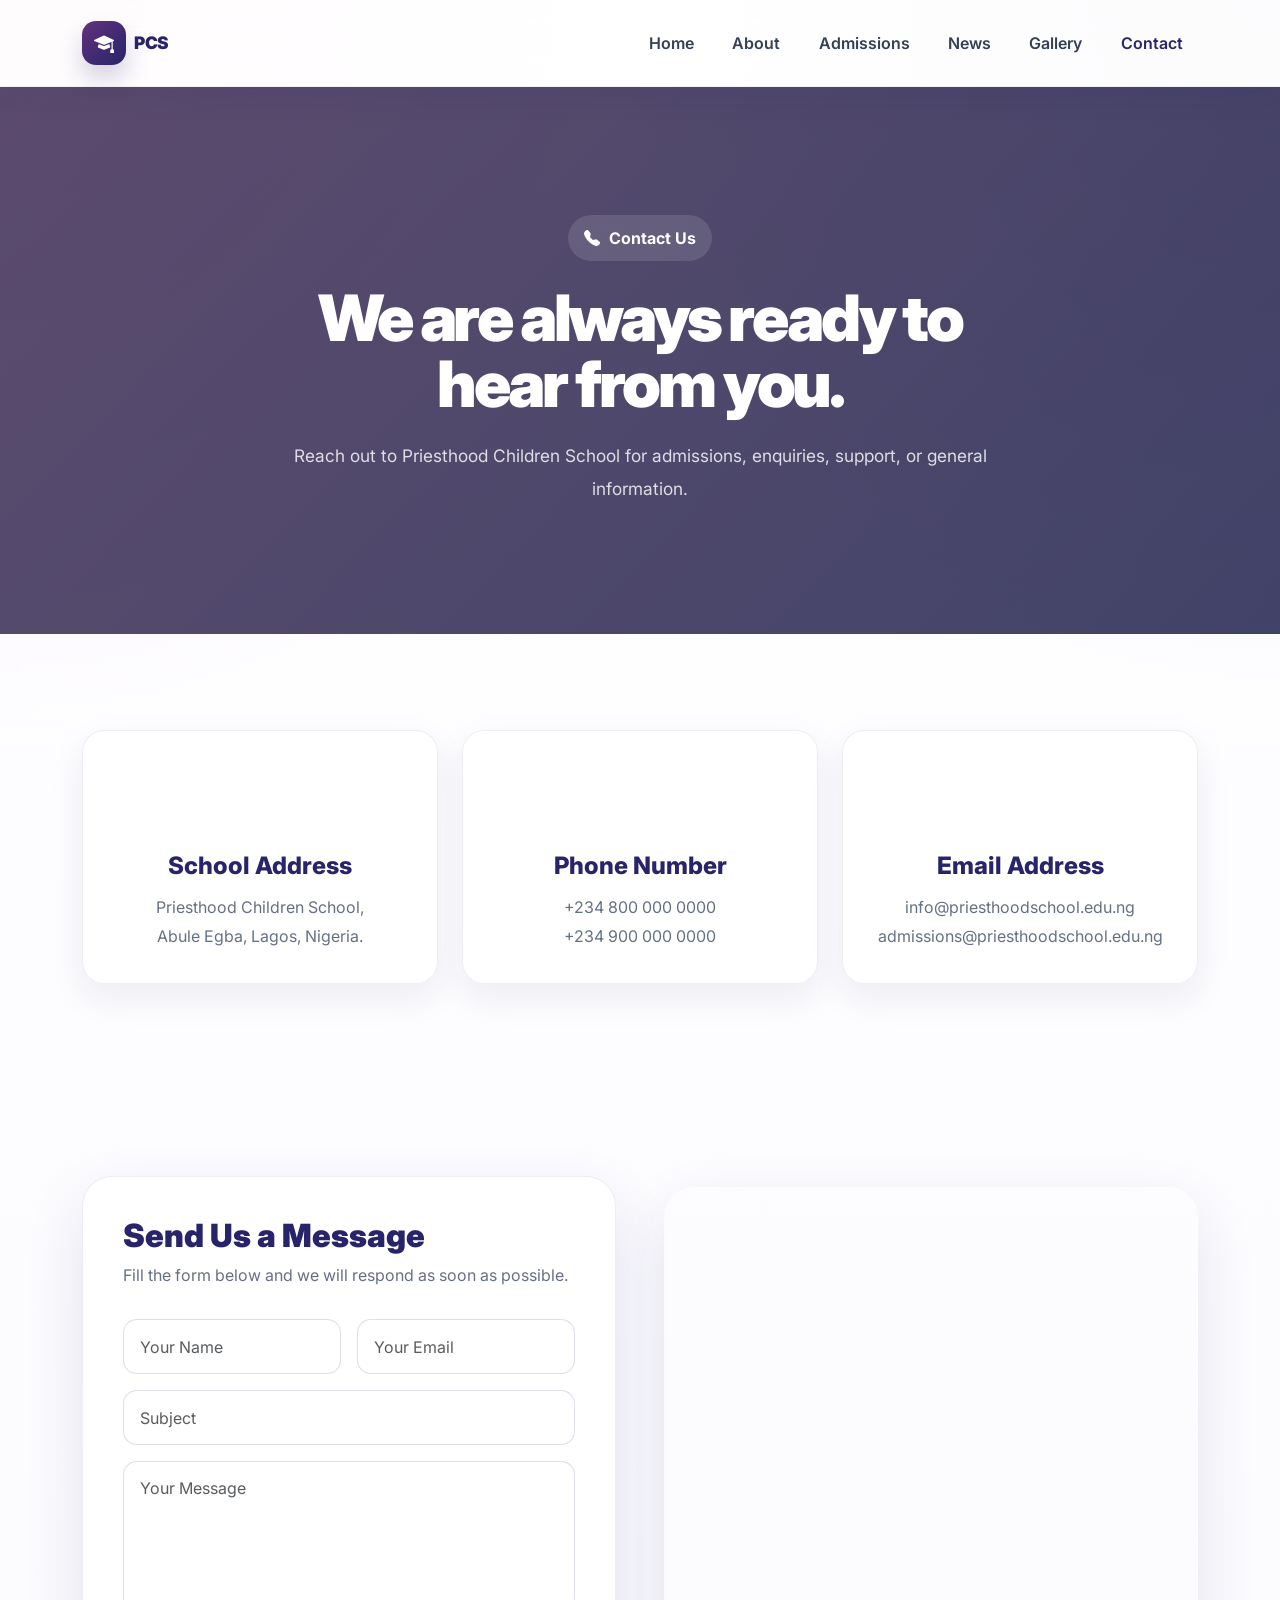
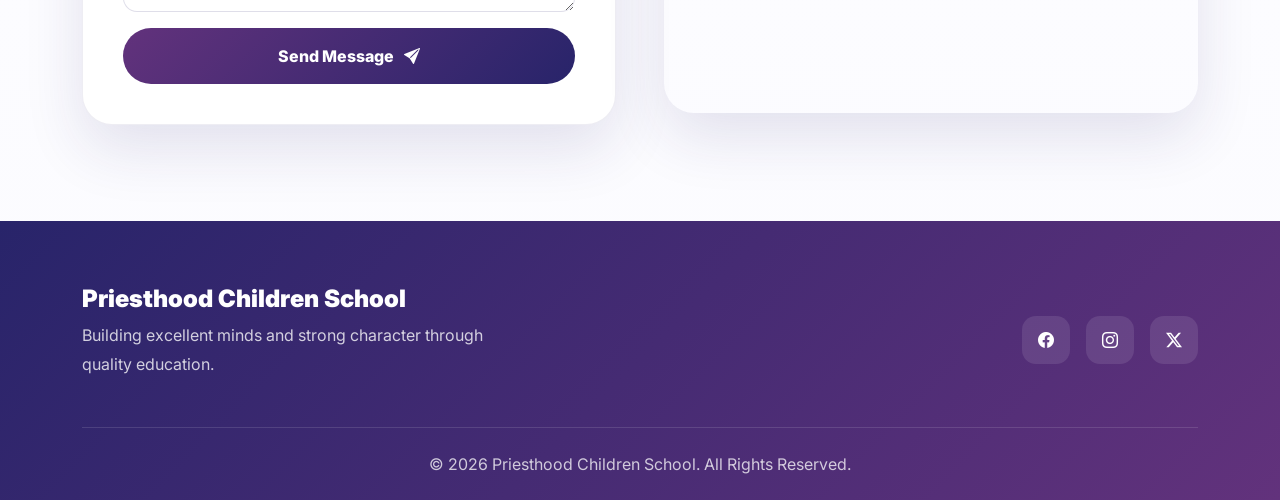
<file: contact.html>
<!DOCTYPE html>
<html lang="en">
<head>
  <meta charset="UTF-8" />
  <meta name="viewport" content="width=device-width, initial-scale=1.0" />
  <title>School Website</title>
  <link href="https://cdn.jsdelivr.net/npm/bootstrap@5.3.3/dist/css/bootstrap.min.css" rel="stylesheet">
  <link href="https://cdn.jsdelivr.net/npm/bootstrap-icons@1.11.3/font/bootstrap-icons.min.css" rel="stylesheet">
  <link rel="preconnect" href="https://fonts.googleapis.com">
  <link rel="preconnect" href="https://fonts.gstatic.com" crossorigin>
  <link href="https://fonts.googleapis.com/css2?family=Inter:wght@400;500;600;700;800;900&display=swap" rel="stylesheet">
  <link rel="stylesheet" href="styles.css">
</head>
<body>
  <nav class="navbar navbar-expand-lg sticky-top main-nav py-3">
    <div class="container">
      <a class="navbar-brand d-flex align-items-center gap-2" href="#home" aria-label="School home">
        <span class="brand-mark">
          <i class="bi bi-mortarboard-fill"></i>
        </span>
        <span class="brand-text">PCS</span>
      </a>

      <button class="navbar-toggler border-0 shadow-none" type="button" data-bs-toggle="collapse" data-bs-target="#mainNav" aria-controls="mainNav" aria-expanded="false" aria-label="Toggle navigation">
        <span class="navbar-toggler-icon"></span>
      </button>

      <div class="collapse navbar-collapse" id="mainNav">
        <ul class="navbar-nav ms-auto align-items-lg-center gap-lg-2">
          <li class="nav-item"><a class="nav-link" href="index.html">Home</a></li>
          <li class="nav-item"><a class="nav-link" href="about.html">About</a></li>
          <li class="nav-item"><a class="nav-link" href="admissions.html">Admissions</a></li>
          <li class="nav-item"><a class="nav-link" href="news.html">News</a></li>
          <li class="nav-item"><a class="nav-link" href="gallery.html">Gallery</a></li>
          <li class="nav-item"><a class="nav-link active" href="contact.html">Contact</a></li>
        </ul>
      </div>
    </div>
  </nav>
    
  <!-- =========================================================
   CONTACT HERO SECTION
========================================================= -->
<section class="contact-hero-section">
  <div class="contact-hero-overlay"></div>

  <div class="container position-relative">
    <div class="row justify-content-center text-center">
      <div class="col-lg-9">
        <span class="about-badge">
          <i class="bi bi-telephone-fill"></i>
          Contact Us
        </span>

        <h1 class="about-hero-title">
          We are always ready to hear from you.
        </h1>

        <p class="about-hero-text">
          Reach out to Priesthood Children School for admissions, enquiries, support, or general information.
        </p>
      </div>
    </div>
  </div>
</section>

<!-- =========================================================
   CONTACT INFO SECTION
========================================================= -->
<section class="contact-info-section">
  <div class="container">
    <div class="row g-4">

      <!-- Address -->
      <div class="col-lg-4 col-md-6">
        <div class="contact-info-card">
          <div class="contact-icon">
            <i class="bi bi-geo-alt-fill"></i>
          </div>

          <h4>School Address</h4>
          <p>
            Priesthood Children School,<br>
            Abule Egba, Lagos, Nigeria.
          </p>
        </div>
      </div>

      <!-- Phone -->
      <div class="col-lg-4 col-md-6">
        <div class="contact-info-card">
          <div class="contact-icon">
            <i class="bi bi-telephone-fill"></i>
          </div>

          <h4>Phone Number</h4>
          <p>
            +234 800 000 0000<br>
            +234 900 000 0000
          </p>
        </div>
      </div>

      <!-- Email -->
      <div class="col-lg-4 col-md-6">
        <div class="contact-info-card">
          <div class="contact-icon">
            <i class="bi bi-envelope-fill"></i>
          </div>

          <h4>Email Address</h4>
          <p>
            info@priesthoodschool.edu.ng<br>
            admissions@priesthoodschool.edu.ng
          </p>
        </div>
      </div>

    </div>
  </div>
</section>

<!-- =========================================================
   CONTACT FORM SECTION
========================================================= -->
<section class="contact-form-section">
  <div class="container">
    <div class="row g-5 align-items-center">

      <!-- Form -->
      <div class="col-lg-6">
        <div class="contact-form-card">

          <h2>Send Us a Message</h2>
          <p>Fill the form below and we will respond as soon as possible.</p>

          <form>
            <div class="row g-3">

              <div class="col-md-6">
                <input type="text" class="form-control" placeholder="Your Name" required>
              </div>

              <div class="col-md-6">
                <input type="email" class="form-control" placeholder="Your Email" required>
              </div>

              <div class="col-12">
                <input type="text" class="form-control" placeholder="Subject">
              </div>

              <div class="col-12">
                <textarea class="form-control" rows="5" placeholder="Your Message"></textarea>
              </div>

              <div class="col-12">
                <button type="submit" class="contact-btn">
                  Send Message
                  <i class="bi bi-send-fill"></i>
                </button>
              </div>

            </div>
          </form>

        </div>
      </div>

      <!-- Map -->
      <div class="col-lg-6">
        <div class="map-wrapper">
          <iframe
            src="https://www.google.com/maps?q=Abule+Egba+Lagos+Nigeria&output=embed"
            allowfullscreen=""
            loading="lazy">
          </iframe>
        </div>
      </div>

    </div>
  </div>
</section>


  <!-- =========================================================
       FOOTER SECTION
  ========================================================= -->
  <footer class="main-footer">
    <div class="container">
      <div class="footer-content">
        <div>
          <h4 class="footer-logo">Priesthood Children School</h4>

          <p class="footer-text">
            Building excellent minds and strong character through quality education.
          </p>
        </div>

        <div class="footer-socials">
          <a href="#"><i class="bi bi-facebook"></i></a>
          <a href="#"><i class="bi bi-instagram"></i></a>
          <a href="#"><i class="bi bi-twitter-x"></i></a>
        </div>
      </div>

      <div class="footer-bottom">
        <p>
          © 2026 Priesthood Children School. All Rights Reserved.
        </p>
      </div>
    </div>
  </footer>

  <!-- Bootstrap JS -->
  <script src="https://cdn.jsdelivr.net/npm/bootstrap@5.3.3/dist/js/bootstrap.bundle.min.js"></script>
</body>
</html>
</file>
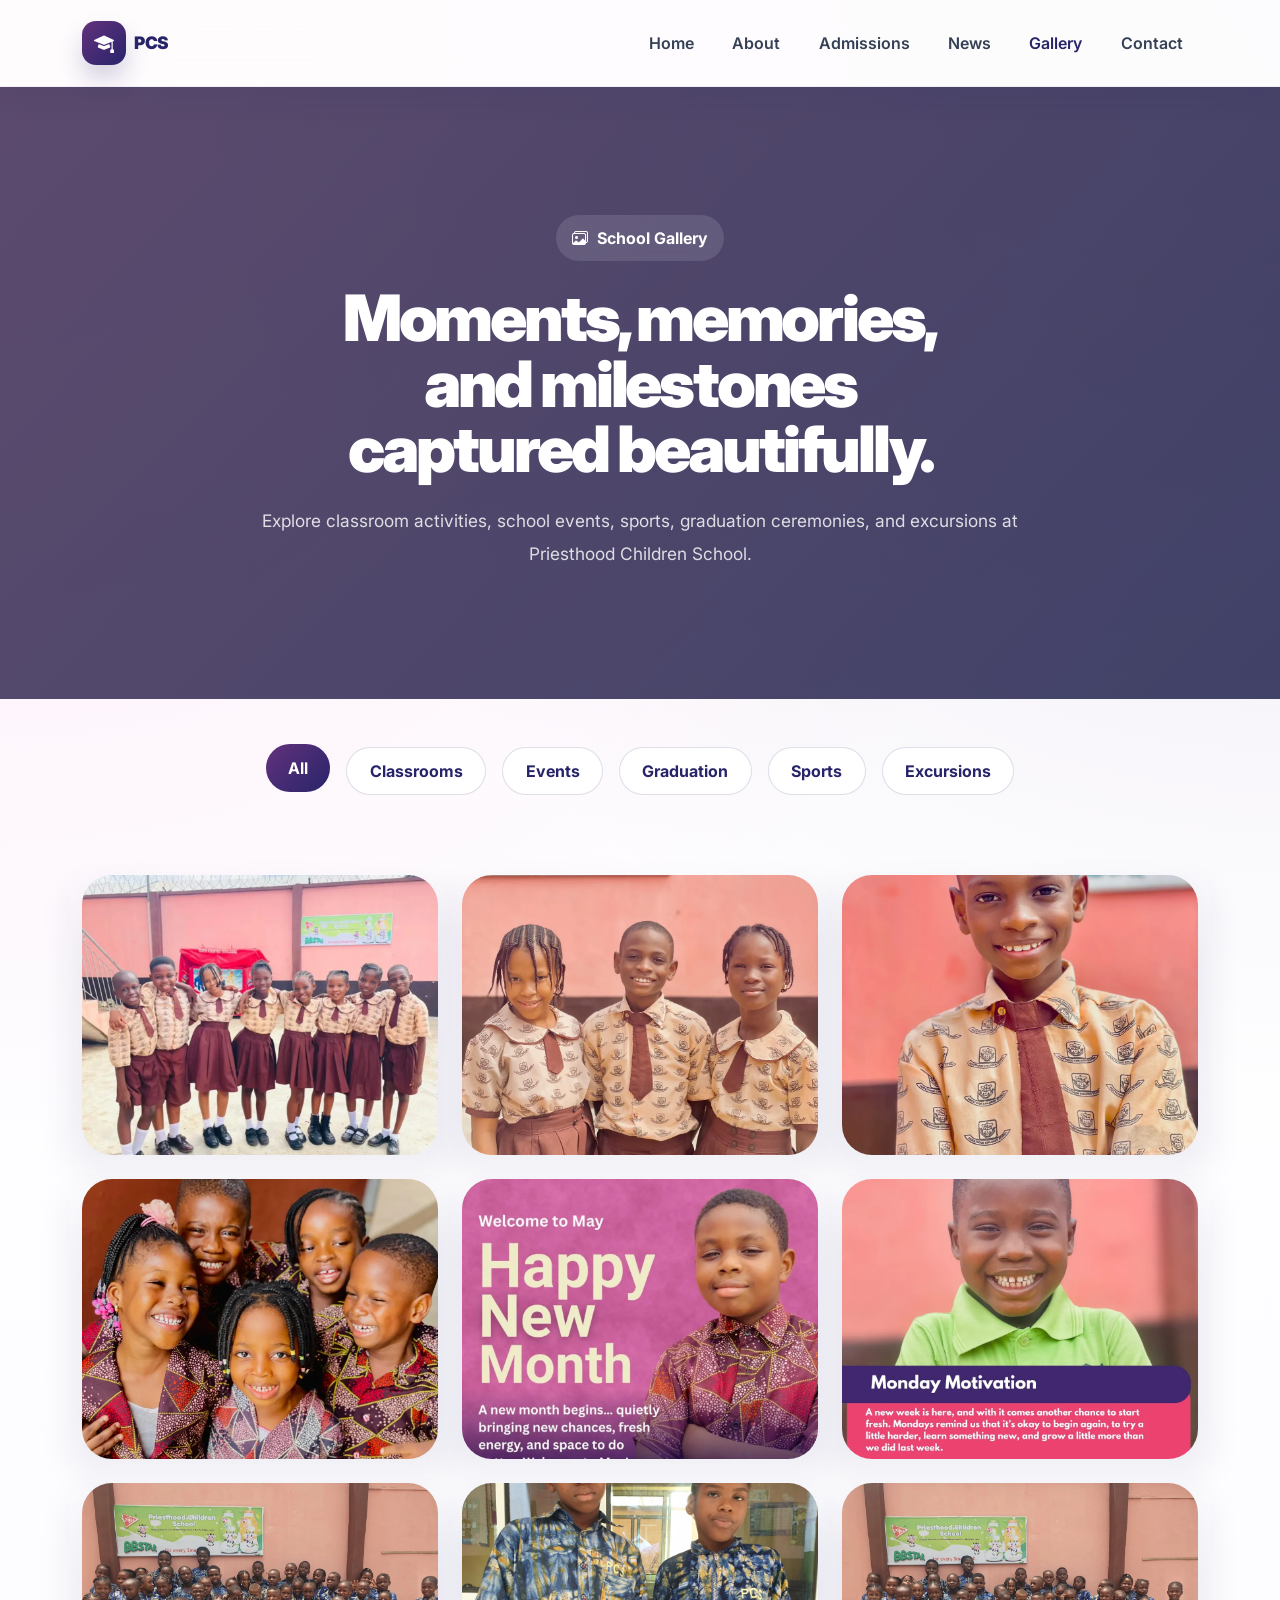
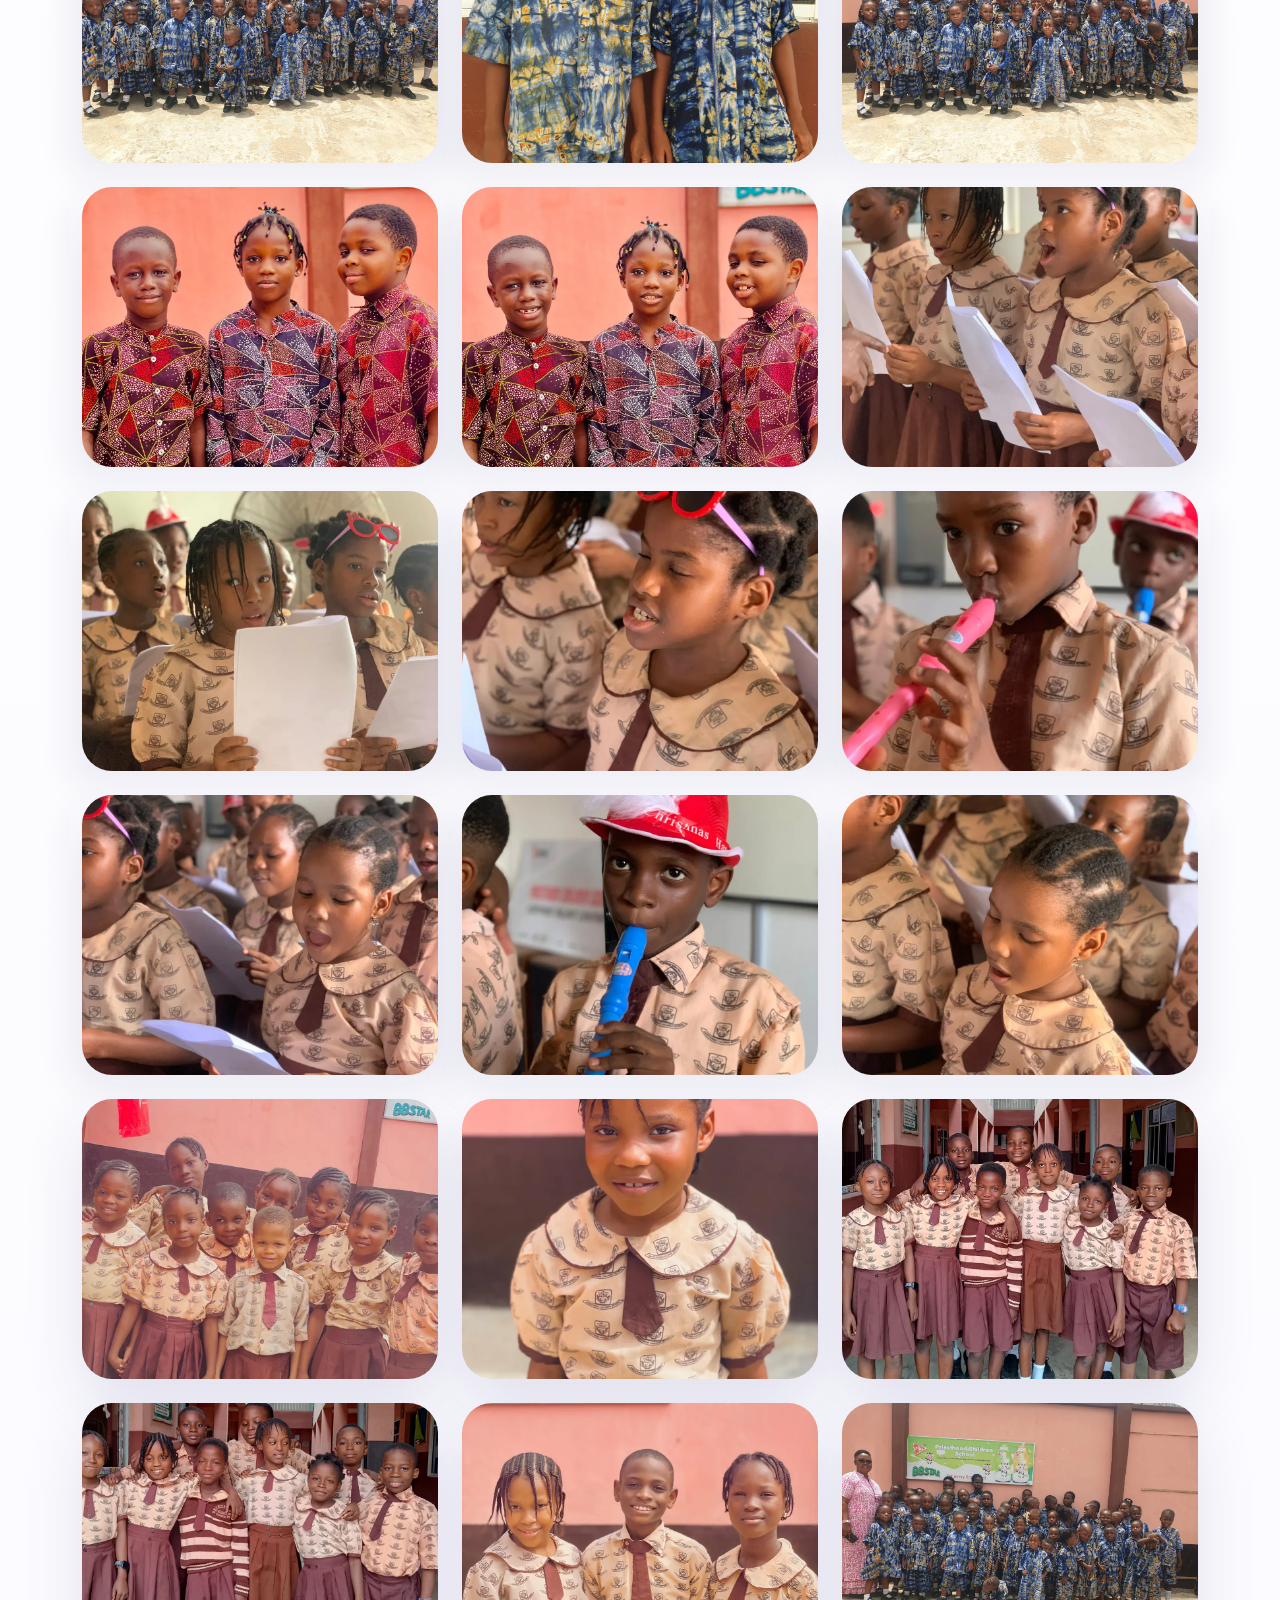
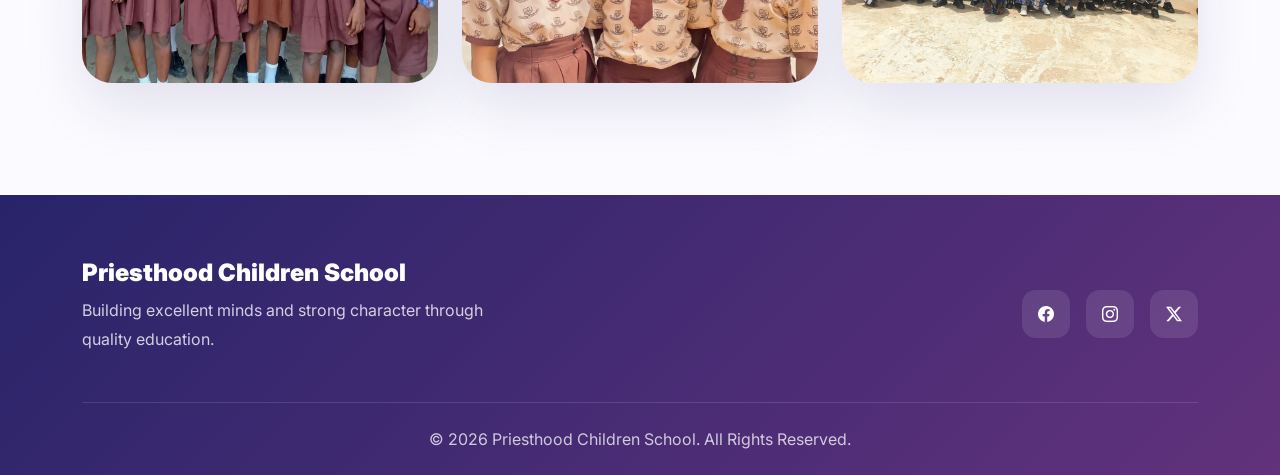
<file: gallery.html>
<!DOCTYPE html>
<html lang="en">
<head>
  <meta charset="UTF-8" />
  <meta name="viewport" content="width=device-width, initial-scale=1.0" />
  <title>School Website</title>
  <link href="https://cdn.jsdelivr.net/npm/bootstrap@5.3.3/dist/css/bootstrap.min.css" rel="stylesheet">
  <link href="https://cdn.jsdelivr.net/npm/bootstrap-icons@1.11.3/font/bootstrap-icons.min.css" rel="stylesheet">
  <link rel="preconnect" href="https://fonts.googleapis.com">
  <link rel="preconnect" href="https://fonts.gstatic.com" crossorigin>
  <link href="https://fonts.googleapis.com/css2?family=Inter:wght@400;500;600;700;800;900&display=swap" rel="stylesheet">
  <link rel="stylesheet" href="styles.css">
</head>
<body>
  <nav class="navbar navbar-expand-lg sticky-top main-nav py-3">
    <div class="container">
      <a class="navbar-brand d-flex align-items-center gap-2" href="#home" aria-label="School home">
        <span class="brand-mark">
          <i class="bi bi-mortarboard-fill"></i>
        </span>
        <span class="brand-text">PCS</span>
      </a>

      <button class="navbar-toggler border-0 shadow-none" type="button" data-bs-toggle="collapse" data-bs-target="#mainNav" aria-controls="mainNav" aria-expanded="false" aria-label="Toggle navigation">
        <span class="navbar-toggler-icon"></span>
      </button>

      <div class="collapse navbar-collapse" id="mainNav">
        <ul class="navbar-nav ms-auto align-items-lg-center gap-lg-2">
          <li class="nav-item"><a class="nav-link" href="index.html">Home</a></li>
          <li class="nav-item"><a class="nav-link" href="about.html">About</a></li>
          <li class="nav-item"><a class="nav-link" href="admissions.html">Admissions</a></li>
          <li class="nav-item"><a class="nav-link" href="news.html">News</a></li>
          <li class="nav-item"><a class="nav-link active" href="gallery.html">Gallery</a></li>
          <li class="nav-item"><a class="nav-link" href="contact.html">Contact</a></li>
        </ul>
      </div>
    </div>
  </nav>
    
  <!-- =========================================================
   GALLERY HERO SECTION
=========================================================  -->
<section class="gallery-hero-section">
  <div class="gallery-hero-overlay"></div>

  <div class="container position-relative">
    <div class="row justify-content-center text-center">
      <div class="col-lg-9">
        <span class="about-badge">
          <i class="bi bi-images"></i>
          School Gallery
        </span>

        <h1 class="about-hero-title">
          Moments, memories, and milestones captured beautifully.
        </h1>

        <p class="about-hero-text">
          Explore classroom activities, school events, sports, graduation ceremonies, and excursions at Priesthood Children School.
        </p>
      </div>
    </div>
  </div>
</section>

<!-- =========================================================
   GALLERY FILTER SECTION
========================================================= -->
<section class="gallery-filter-section">
  <div class="container text-center">
    <div class="filter-buttons">
      <button class="filter-btn active">All</button>
      <button class="filter-btn">Classrooms</button>
      <button class="filter-btn">Events</button>
      <button class="filter-btn">Graduation</button>
      <button class="filter-btn">Sports</button>
      <button class="filter-btn">Excursions</button>
    </div>
  </div>
</section>

<!-- =========================================================
   GALLERY GRID SECTION (ONLY IMAGE SOURCES CHANGED)
========================================================= -->
<section class="gallery-grid-section">
  <div class="container">
    <div class="row g-4">

      <!-- Image -->
      <div class="col-lg-4 col-md-6 gallery-item classroom">
        <div class="gallery-card">
          <img src="images/priesthood-children-school-1.webp" alt="Classroom">
          <div class="gallery-overlay">
            <h5>Classroom Learning</h5>
          </div>
        </div>
      </div>

      <!-- Image -->
      <div class="col-lg-4 col-md-6 gallery-item events">
        <div class="gallery-card">
          <img src="images/priesthood-children-school-2.webp" alt="Event">
          <div class="gallery-overlay">
            <h5>School Events</h5>
          </div>
        </div>
      </div>

      <!-- Image -->
      <div class="col-lg-4 col-md-6 gallery-item graduation">
        <div class="gallery-card">
          <img src="images/priesthood-children-school-3.webp" alt="Graduation">
          <div class="gallery-overlay">
            <h5>Graduation Day</h5>
          </div>
        </div>
      </div>

      <!-- Image -->
      <div class="col-lg-4 col-md-6 gallery-item sports">
        <div class="gallery-card">
          <img src="images/priesthood-children-school-4.webp" alt="Sports">
          <div class="gallery-overlay">
            <h5>Sports Activities</h5>
          </div>
        </div>
      </div>

      <!-- Image -->
      <div class="col-lg-4 col-md-6 gallery-item excursions">
        <div class="gallery-card">
          <img src="images/priesthood-children-school-5.webp" alt="Excursion">
          <div class="gallery-overlay">
            <h5>Excursions</h5>
          </div>
        </div>
      </div>

      <!-- Image -->
      <div class="col-lg-4 col-md-6 gallery-item classroom">
        <div class="gallery-card">
          <img src="images/priesthood-children-school-6.webp" alt="Classroom">
          <div class="gallery-overlay">
            <h5>Interactive Learning</h5>
          </div>
        </div>
      </div>

      <!-- Image -->
      <div class="col-lg-4 col-md-6 gallery-item classroom">
        <div class="gallery-card">
          <img src="images/priesthood-children-school-7.webp" alt="Classroom">
          <div class="gallery-overlay">
            <h5>Classroom Learning</h5>
          </div>
        </div>
      </div>

      <!-- Image -->
      <div class="col-lg-4 col-md-6 gallery-item events">
        <div class="gallery-card">
          <img src="images/priesthood-children-school-8.webp" alt="Event">
          <div class="gallery-overlay">
            <h5>School Events</h5>
          </div>
        </div>
      </div>

      <!-- Image -->
      <div class="col-lg-4 col-md-6 gallery-item graduation">
        <div class="gallery-card">
          <img src="images/priesthood-children-school-9.webp" alt="Graduation">
          <div class="gallery-overlay">
            <h5>Graduation Day</h5>
          </div>
        </div>
      </div>

      <!-- Image -->
      <div class="col-lg-4 col-md-6 gallery-item sports">
        <div class="gallery-card">
          <img src="images/priesthood-children-school-10.webp" alt="Sports">
          <div class="gallery-overlay">
            <h5>Sports Activities</h5>
          </div>
        </div>
      </div>

      <!-- Image -->
      <div class="col-lg-4 col-md-6 gallery-item excursions">
        <div class="gallery-card">
          <img src="images/priesthood-children-school-11.webp" alt="Excursion">
          <div class="gallery-overlay">
            <h5>Excursions</h5>
          </div>
        </div>
      </div>

      <!-- Image -->
      <div class="col-lg-4 col-md-6 gallery-item classroom">
        <div class="gallery-card">
          <img src="images/priesthood-children-school-12.webp" alt="Classroom">
          <div class="gallery-overlay">
            <h5>Interactive Learning</h5>
          </div>
        </div>
      </div>

      <!-- Image -->
      <div class="col-lg-4 col-md-6 gallery-item classroom">
        <div class="gallery-card">
          <img src="images/priesthood-children-school-13.webp" alt="">
        </div>
      </div>

      <!-- Image -->
      <div class="col-lg-4 col-md-6 gallery-item events">
        <div class="gallery-card">
          <img src="images/priesthood-children-school-14.webp" alt="">
        </div>
      </div>

      <!-- Image -->
      <div class="col-lg-4 col-md-6 gallery-item graduation">
        <div class="gallery-card">
          <img src="images/priesthood-children-school-15.webp" alt="">
        </div>
      </div>

      <!-- Image -->
      <div class="col-lg-4 col-md-6 gallery-item sports">
        <div class="gallery-card">
          <img src="images/priesthood-children-school-16.webp" alt="">
        </div>
      </div>

      <!-- Image -->
      <div class="col-lg-4 col-md-6 gallery-item excursions">
        <div class="gallery-card">
          <img src="images/priesthood-children-school-17.webp" alt="">
        </div>
      </div>

      <!-- Image -->
      <div class="col-lg-4 col-md-6 gallery-item classroom">
        <div class="gallery-card">
          <img src="images/priesthood-children-school-18.webp" alt="">
        </div>
      </div>

      <!-- Image -->
      <div class="col-lg-4 col-md-6">
        <div class="gallery-card">
          <img src="images/priesthood-children-school-19.webp" alt="">
        </div>
      </div>

      <!-- Image -->
      <div class="col-lg-4 col-md-6">
        <div class="gallery-card">
          <img src="images/priesthood-children-school-20.webp" alt="">
        </div>
      </div>

      <!-- Image -->
      <div class="col-lg-4 col-md-6">
        <div class="gallery-card">
          <img src="images/priesthood-children-school-21.webp" alt="">
        </div>
      </div>

      <!-- Image -->
      <div class="col-lg-4 col-md-6">
        <div class="gallery-card">
          <img src="images/priesthood-children-school-22.webp" alt="">
        </div>
      </div>

      <!-- Image -->
      <div class="col-lg-4 col-md-6">
        <div class="gallery-card">
          <img src="images/priesthood-children-school-2.webp" alt="">
        </div>
      </div>

      <!-- Image -->
      <div class="col-lg-4 col-md-6">
        <div class="gallery-card">
          <img src="images/priesthood-children-school-24.webp" alt="">
        </div>
      </div>

    </div>
  </div>
</section>


  <!-- =========================================================
       FOOTER SECTION
  ========================================================= -->
  <footer class="main-footer">
    <div class="container">
      <div class="footer-content">
        <div>
          <h4 class="footer-logo">Priesthood Children School</h4>

          <p class="footer-text">
            Building excellent minds and strong character through quality education.
          </p>
        </div>

        <div class="footer-socials">
          <a href="#"><i class="bi bi-facebook"></i></a>
          <a href="#"><i class="bi bi-instagram"></i></a>
          <a href="#"><i class="bi bi-twitter-x"></i></a>
        </div>
      </div>

      <div class="footer-bottom">
        <p>
          © 2026 Priesthood Children School. All Rights Reserved.
        </p>
      </div>
    </div>
  </footer>

  <!-- Bootstrap JS -->
  <script src="https://cdn.jsdelivr.net/npm/bootstrap@5.3.3/dist/js/bootstrap.bundle.min.js"></script>
  <script>
  const buttons = document.querySelectorAll(".filter-btn");
  const items = document.querySelectorAll(".gallery-item");

  buttons.forEach(btn => {
    btn.addEventListener("click", () => {
      // remove active
      buttons.forEach(b => b.classList.remove("active"));
      btn.classList.add("active");

      const filter = btn.textContent.toLowerCase();

      items.forEach(item => {
        if (filter === "all") {
          item.style.display = "block";
        } else {
          if (item.classList.contains(filter)) {
            item.style.display = "block";
          } else {
            item.style.display = "none";
          }
        }
      });
    });
  });
</script>
</body>
</html>
</file>
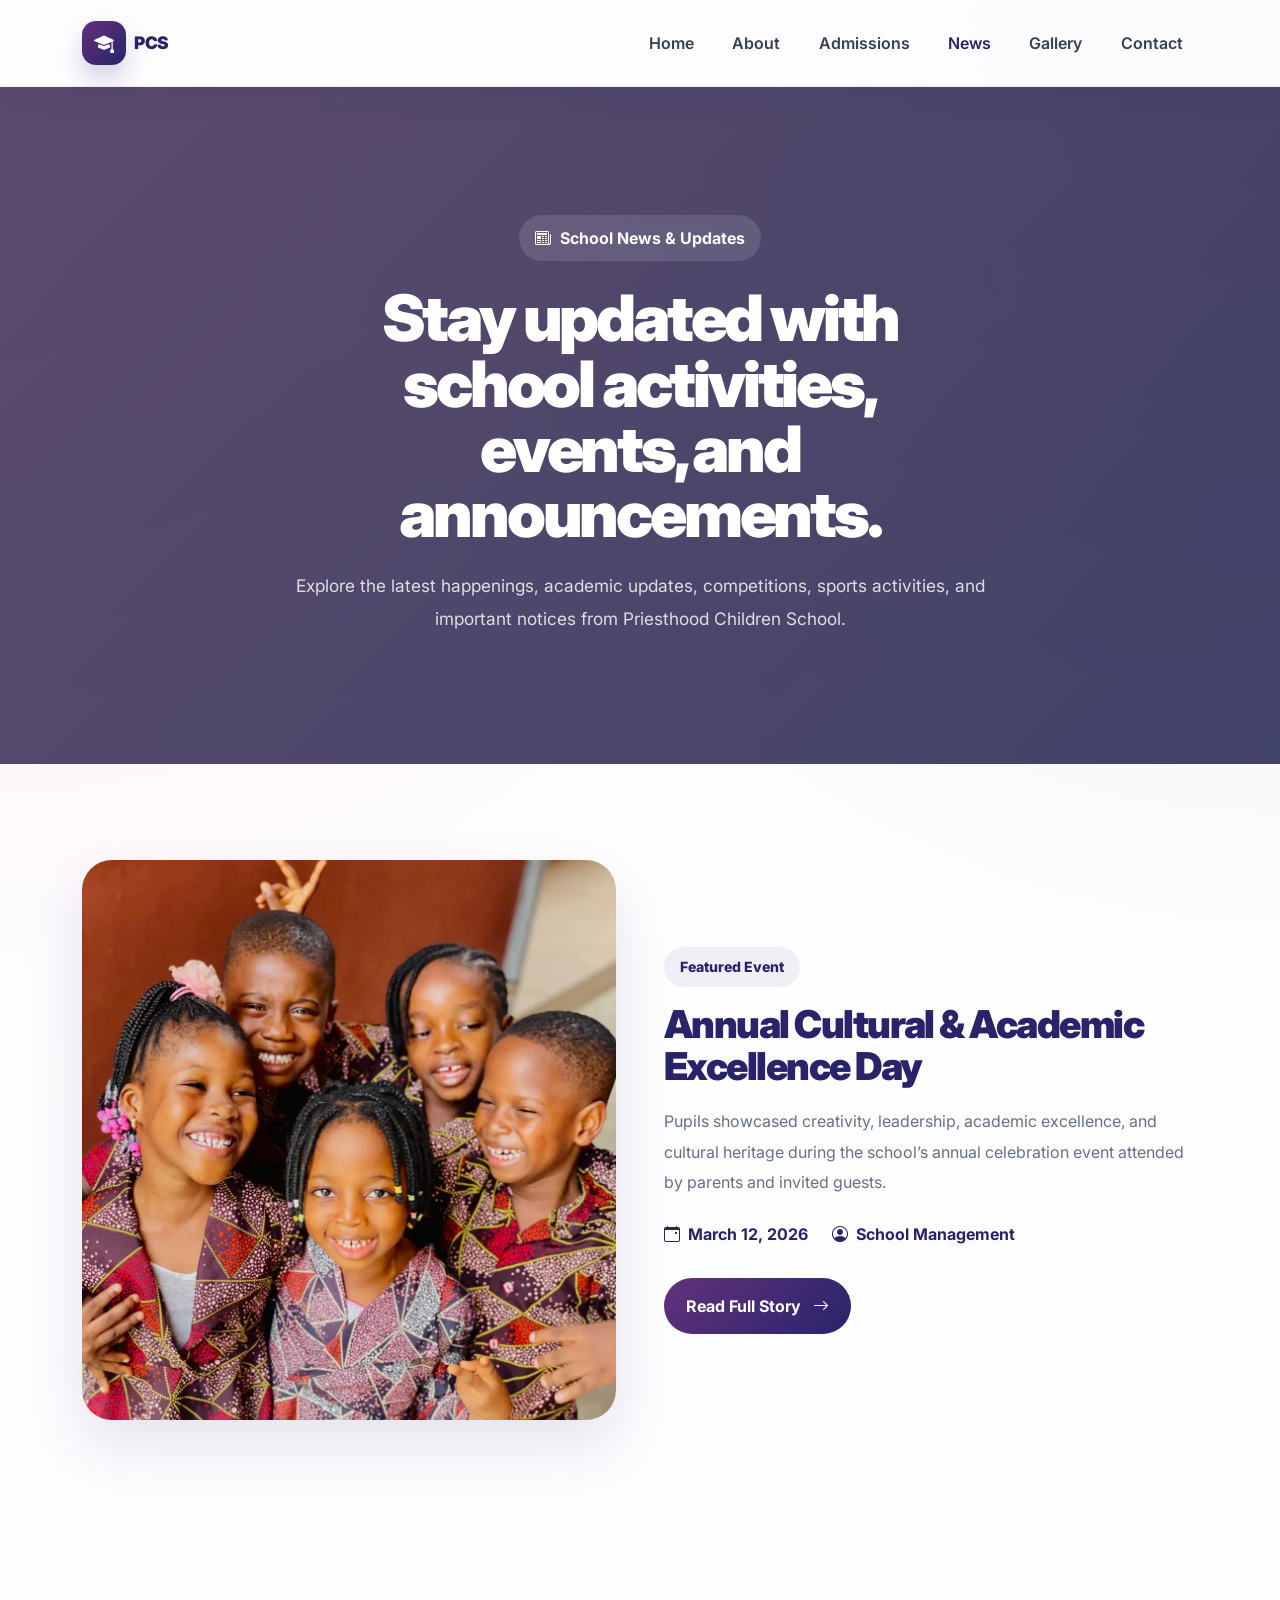
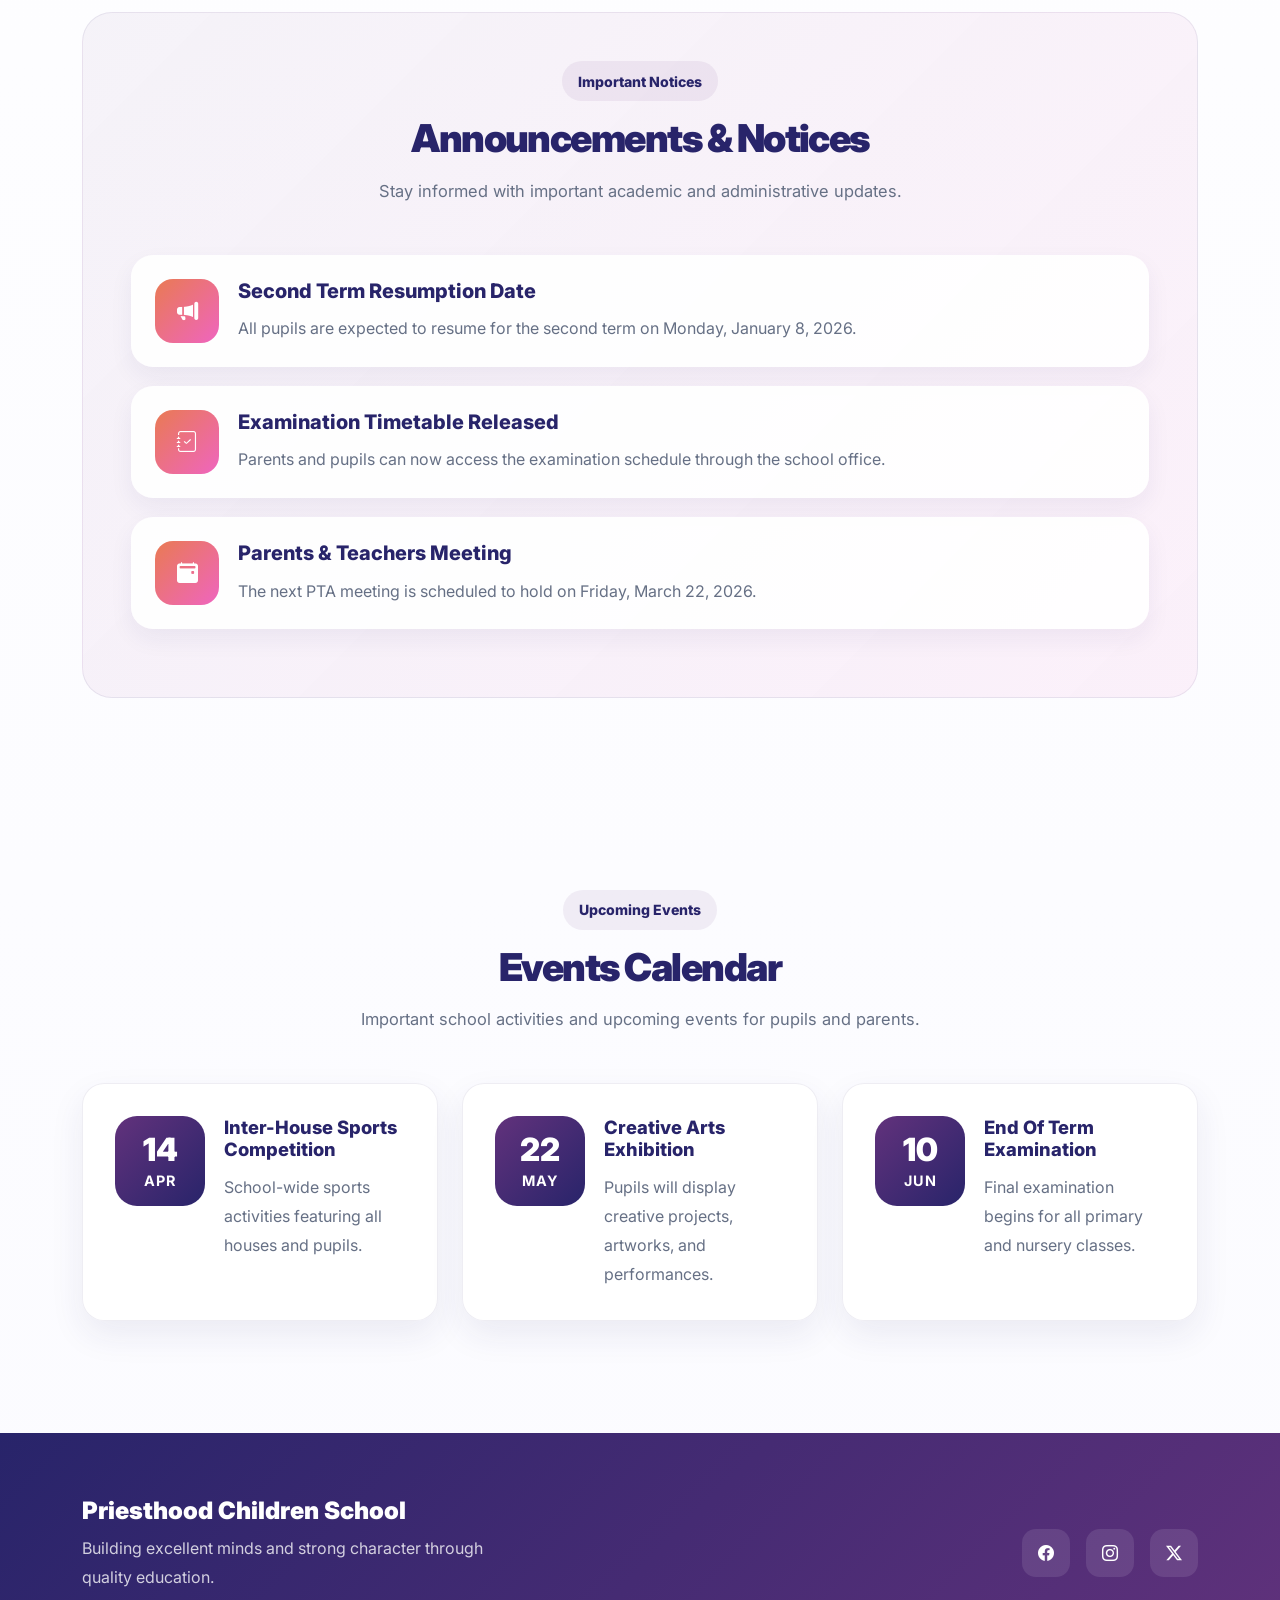
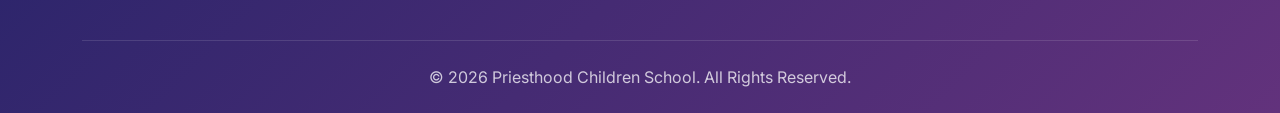
<file: news.html>
<!DOCTYPE html>
<html lang="en">
<head>
  <meta charset="UTF-8" />
  <meta name="viewport" content="width=device-width, initial-scale=1.0" />
  <title>School Website</title>
  <link href="https://cdn.jsdelivr.net/npm/bootstrap@5.3.3/dist/css/bootstrap.min.css" rel="stylesheet">
  <link href="https://cdn.jsdelivr.net/npm/bootstrap-icons@1.11.3/font/bootstrap-icons.min.css" rel="stylesheet">
  <link rel="preconnect" href="https://fonts.googleapis.com">
  <link rel="preconnect" href="https://fonts.gstatic.com" crossorigin>
  <link href="https://fonts.googleapis.com/css2?family=Inter:wght@400;500;600;700;800;900&display=swap" rel="stylesheet">
  <link rel="stylesheet" href="styles.css">
</head>
<body>
  <nav class="navbar navbar-expand-lg sticky-top main-nav py-3">
    <div class="container">
      <a class="navbar-brand d-flex align-items-center gap-2" href="#home" aria-label="School home">
        <span class="brand-mark">
          <i class="bi bi-mortarboard-fill"></i>
        </span>
        <span class="brand-text">PCS</span>
      </a>

      <button class="navbar-toggler border-0 shadow-none" type="button" data-bs-toggle="collapse" data-bs-target="#mainNav" aria-controls="mainNav" aria-expanded="false" aria-label="Toggle navigation">
        <span class="navbar-toggler-icon"></span>
      </button>

      <div class="collapse navbar-collapse" id="mainNav">
        <ul class="navbar-nav ms-auto align-items-lg-center gap-lg-2">
          <li class="nav-item"><a class="nav-link" href="index.html">Home</a></li>
          <li class="nav-item"><a class="nav-link" href="about.html">About</a></li>
          <li class="nav-item"><a class="nav-link" href="admissions.html">Admissions</a></li>
          <li class="nav-item"><a class="nav-link active" href="news.html">News</a></li>
          <li class="nav-item"><a class="nav-link" href="gallery.html">Gallery</a></li>
          <li class="nav-item"><a class="nav-link" href="contact.html">Contact</a></li>
        </ul>
      </div>
    </div>
  </nav>
   
  <!-- =========================================================
     NEWS HERO SECTION
========================================================= -->
<section class="news-hero-section">
  <div class="news-hero-overlay"></div>

  <div class="container position-relative">
    <div class="row justify-content-center text-center">
      <div class="col-lg-9">
        <span class="about-badge">
          <i class="bi bi-newspaper"></i>
          School News & Updates
        </span>

        <h1 class="about-hero-title">
          Stay updated with school activities, events, and announcements.
        </h1>

        <p class="about-hero-text">
          Explore the latest happenings, academic updates, competitions, sports activities, and important notices from Priesthood Children School.
        </p>
      </div>
    </div>
  </div>
</section>

<!-- =========================================================
     FEATURED NEWS SECTION
========================================================= -->
<section class="featured-news-section">
  <div class="container">
    <div class="row g-5 align-items-center">
      <div class="col-lg-6">
        <div class="featured-news-image">
          <img src="images/priesthood-children-school-4.webp" alt="School Event">
        </div>
      </div>

      <div class="col-lg-6">
        <span class="section-tag">Featured Event</span>

        <h2 class="section-title">
          Annual Cultural & Academic Excellence Day
        </h2>

        <p class="featured-news-text">
          Pupils showcased creativity, leadership, academic excellence, and cultural heritage during the school’s annual celebration event attended by parents and invited guests.
        </p>

        <div class="featured-news-meta">
          <span>
            <i class="bi bi-calendar-event"></i>
            March 12, 2026
          </span>

          <span>
            <i class="bi bi-person-circle"></i>
            School Management
          </span>
        </div>

        <a href="#" class="read-more-btn">
          Read Full Story
          <i class="bi bi-arrow-right"></i>
        </a>
      </div>
    </div>
  </div>
</section>



<!-- =========================================================
     ANNOUNCEMENTS SECTION
========================================================= -->
<section class="announcement-section">
  <div class="container">
    <div class="announcement-wrapper">
      <div class="section-heading text-center">
        <span class="section-tag">Important Notices</span>

        <h2 class="section-title">
          Announcements & Notices
        </h2>

        <p class="section-subtitle">
          Stay informed with important academic and administrative updates.
        </p>
      </div>

      <div class="announcement-list">
        <!-- Announcement -->
        <div class="announcement-item">
          <div class="announcement-icon">
            <i class="bi bi-megaphone-fill"></i>
          </div>

          <div>
            <h5>Second Term Resumption Date</h5>

            <p>
              All pupils are expected to resume for the second term on Monday, January 8, 2026.
            </p>
          </div>
        </div>

        <!-- Announcement -->
        <div class="announcement-item">
          <div class="announcement-icon">
            <i class="bi bi-journal-check"></i>
          </div>

          <div>
            <h5>Examination Timetable Released</h5>

            <p>
              Parents and pupils can now access the examination schedule through the school office.
            </p>
          </div>
        </div>

        <!-- Announcement -->
        <div class="announcement-item">
          <div class="announcement-icon">
            <i class="bi bi-calendar2-event-fill"></i>
          </div>

          <div>
            <h5>Parents & Teachers Meeting</h5>

            <p>
              The next PTA meeting is scheduled to hold on Friday, March 22, 2026.
            </p>
          </div>
        </div>
      </div>
    </div>
  </div>
</section>

<!-- =========================================================
     UPCOMING EVENTS SECTION
========================================================= -->
<section class="upcoming-events-section">
  <div class="container">
    <div class="section-heading text-center">
      <span class="section-tag">Upcoming Events</span>

      <h2 class="section-title">
        Events Calendar
      </h2>

      <p class="section-subtitle">
        Important school activities and upcoming events for pupils and parents.
      </p>
    </div>

    <div class="row g-4">
      <!-- Event -->
      <div class="col-lg-4">
        <div class="event-card">
          <div class="event-date">
            <h3>14</h3>
            <span>APR</span>
          </div>

          <div class="event-content">
            <h4>Inter-House Sports Competition</h4>

            <p>
              School-wide sports activities featuring all houses and pupils.
            </p>
          </div>
        </div>
      </div>

      <!-- Event -->
      <div class="col-lg-4">
        <div class="event-card">
          <div class="event-date">
            <h3>22</h3>
            <span>MAY</span>
          </div>

          <div class="event-content">
            <h4>Creative Arts Exhibition</h4>

            <p>
              Pupils will display creative projects, artworks, and performances.
            </p>
          </div>
        </div>
      </div>

      <!-- Event -->
      <div class="col-lg-4">
        <div class="event-card">
          <div class="event-date">
            <h3>10</h3>
            <span>JUN</span>
          </div>

          <div class="event-content">
            <h4>End Of Term Examination</h4>

            <p>
              Final examination begins for all primary and nursery classes.
            </p>
          </div>
        </div>
      </div>
    </div>
  </div>
</section>

  <!-- =========================================================
       FOOTER SECTION
  ========================================================= -->
  <footer class="main-footer">
    <div class="container">
      <div class="footer-content">
        <div>
          <h4 class="footer-logo">Priesthood Children School</h4>

          <p class="footer-text">
            Building excellent minds and strong character through quality education.
          </p>
        </div>

        <div class="footer-socials">
          <a href="#"><i class="bi bi-facebook"></i></a>
          <a href="#"><i class="bi bi-instagram"></i></a>
          <a href="#"><i class="bi bi-twitter-x"></i></a>
        </div>
      </div>

      <div class="footer-bottom">
        <p>
          © 2026 Priesthood Children School. All Rights Reserved.
        </p>
      </div>
    </div>
  </footer>

  <!-- Bootstrap JS -->
  <script src="https://cdn.jsdelivr.net/npm/bootstrap@5.3.3/dist/js/bootstrap.bundle.min.js"></script>
</body>
</html>
</file>
<file: styles.css>
:root {
  --major-1: #62327c;
  --major-2: #28246a;
  --minor-1: #e97a53;
  --minor-2: #ef65bf;
  --minor-3: #efffff;

  --text: #1f2937;
  --muted: #667085;
  --white: #ffffff;
  --border: rgba(40, 36, 106, 0.10);
  --shadow: 0 24px 60px rgba(40, 36, 106, 0.12);
  --shadow-soft: 0 14px 34px rgba(40, 36, 106, 0.08);
  --radius-xl: 30px;
  --radius-lg: 22px;
  --radius-md: 16px;
}

* {
  box-sizing: border-box;
}

html {
  scroll-behavior: smooth;
}

body {
  margin: 0;
  font-family: "Inter", sans-serif;
  color: var(--text);
  background:
    radial-gradient(circle at top left, rgba(239, 101, 191, 0.14), transparent 30%),
    radial-gradient(circle at top right, rgba(98, 50, 124, 0.12), transparent 28%),
    linear-gradient(180deg, #ffffff 0%, #fbfbff 100%);
}

/* NAVBAR */
.main-nav {
  background: rgba(255, 255, 255, 0.84) !important;
  backdrop-filter: blur(18px);
  box-shadow: 0 10px 30px rgba(40, 36, 106, 0.08);
  border-bottom: 1px solid rgba(40, 36, 106, 0.06);
}

.navbar-brand {
  text-decoration: none;
}

.brand-mark {
  width: 44px;
  height: 44px;
  border-radius: 14px;
  display: inline-grid;
  place-items: center;
  color: var(--white);
  background: linear-gradient(135deg, var(--major-1), var(--major-2));
  box-shadow: 0 14px 24px rgba(40, 36, 106, 0.20);
  flex: 0 0 auto;
}

.brand-text {
  font-weight: 900;
  font-size: 1.08rem;
  letter-spacing: -0.02em;
  color: var(--major-2);
}

.nav-link {
  position: relative;
  font-weight: 600;
  color: #344054 !important;
  padding: 0.7rem 0.95rem !important;
  transition: color 0.25s ease;
}

.nav-link::after {
  content: "";
  position: absolute;
  left: 0.9rem;
  right: 0.9rem;
  bottom: 0.35rem;
  height: 2px;
  border-radius: 999px;
  background: linear-gradient(90deg, var(--minor-1));
  transform: scaleX(0);
  transform-origin: center;
  transition: transform 0.25s ease;
}

.nav-link:hover,
.nav-link.active {
  color: var(--major-2) !important;
}

.nav-link:hover::after,
.nav-link.active::after {
  transform: scaleX(1);
}

.navbar-toggler {
  padding: 0.55rem 0.7rem;
}

.navbar-toggler:focus {
  box-shadow: none;
}

/* HERO */
.hero-section {
  position: relative;
  overflow: hidden;
  min-height: 100vh;
  padding: 0;
}

.hero-bg-carousel {
  position: absolute;
  inset: 0;
  z-index: 0;
}

.hero-bg-carousel .carousel-inner,
.hero-bg-carousel .carousel-item {
  height: 100%;
}

.hero-bg-carousel .carousel-item {
  transition: transform 1s ease-in-out, opacity 1s ease-in-out;
}

.hero-slide {
  width: 100%;
  height: 100vh;
  min-height: 760px;
  background-position: center;
  background-size: cover;
  background-repeat: no-repeat;
}

.hero-overlay-layer {
  position: absolute;
  inset: 0;
  z-index: 1;
  background:
    linear-gradient(90deg, rgba(18, 18, 42, 0.78) 0%, rgba(18, 18, 42, 0.56) 48%, rgba(18, 18, 42, 0.24) 100%),
    radial-gradient(circle at top left, rgba(239, 101, 191, 0.16), transparent 35%),
    radial-gradient(circle at bottom right, rgba(98, 50, 124, 0.18), transparent 30%);
}

.hero-content-wrap {
  position: relative;
  z-index: 2;
}

.hero-copy {
  color: #fff;
}

.hero-copy h1 {
  margin: 0;
  max-width: 12ch;
  font-size: clamp(2.5rem, 5vw, 5.2rem);
  line-height: 1.02;
  letter-spacing: -0.05em;
  font-weight: 900;
  color: #fff;
}

.hero-text {
  margin-top: 1.15rem;
  max-width: 42rem;
  font-size: 1.08rem;
  line-height: 1.9;
  color: rgba(255, 255, 255, 0.86);
}

.hero-badge {
  display: inline-flex;
  align-items: center;
  gap: 0.6rem;
  padding: 0.6rem 0.95rem;
  border-radius: 999px;
  background: rgba(255, 255, 255, 0.14);
  color: #fff;
  font-weight: 700;
  font-size: 0.9rem;
  margin-bottom: 1.1rem;
  border: 1px solid rgba(255, 255, 255, 0.18);
  backdrop-filter: blur(10px);
}

.hero-badge i {
  color: var(--minor-2);
}

.hero-actions .premium-btn {
  border-radius: 999px;
  padding: 0.95rem 1.35rem;
  font-weight: 700;
  border: none;
  transition: transform 0.2s ease, box-shadow 0.2s ease, background 0.2s ease;
}

.hero-actions .premium-btn:hover {
  transform: translateY(-2px);
}

.btn-primary.premium-btn {
  background: linear-gradient(135deg, var(--major-1), var(--major-2));
  box-shadow: 0 16px 28px rgba(40, 36, 106, 0.25);
}

.btn-primary.premium-btn:hover {
  background: linear-gradient(135deg, var(--major-2), var(--major-1));
}

.secondary-btn {
  color: #fff !important;
  background: rgba(255, 255, 255, 0.08) !important;
  border: 1px solid rgba(255, 255, 255, 0.18) !important;
  box-shadow: none;
  backdrop-filter: blur(10px);
}

.secondary-btn:hover {
  color: #fff !important;
  background: rgba(255, 255, 255, 0.14) !important;
}

.hero-mini-row {
  position: relative;
  z-index: 2;
}

.hero-mini-pill {
  display: inline-flex;
  align-items: center;
  gap: 0.5rem;
  padding: 0.65rem 0.95rem;
  border-radius: 999px;
  background: rgba(255, 255, 255, 0.11);
  color: #fff;
  border: 1px solid rgba(255, 255, 255, 0.14);
  backdrop-filter: blur(10px);
  font-weight: 600;
}

.hero-mini-pill i {
  color: var(--minor-2);
}

.hero-card {
  max-width: 390px;
  margin-left: auto;
  padding: 1rem 1.05rem;
  background: rgba(255, 255, 255, 0.95);
  border-radius: 22px;
  box-shadow: var(--shadow-soft);
  border: 1px solid rgba(40, 36, 106, 0.08);
  display: flex;
  gap: 0.95rem;
  align-items: center;
}

.hero-card-icon {
  width: 54px;
  height: 54px;
  border-radius: 18px;
  display: grid;
  place-items: center;
  flex: 0 0 auto;
  color: #fff;
  background: linear-gradient(135deg, var(--minor-1));
  box-shadow: 0 12px 22px rgba(239, 122, 83, 0.18);
  font-size: 1.2rem;
}

.hero-card h5 {
  margin: 0 0 0.25rem;
  font-size: 1rem;
  font-weight: 800;
  color: var(--major-2);
}

.hero-card p {
  margin: 0;
  color: var(--muted);
  font-size: 0.94rem;
  line-height: 1.6;
}

.hero-bg-carousel .carousel-indicators {
  margin-bottom: 1rem;
  z-index: 3;
}

.hero-bg-carousel .carousel-indicators [data-bs-target] {
  width: 10px;
  height: 10px;
  border-radius: 50%;
  background-color: rgba(255, 255, 255, 0.75);
}

.hero-bg-carousel .carousel-indicators .active {
  background-color: var(--minor-2);
}

.hero-bg-carousel .carousel-control-prev,
.hero-bg-carousel .carousel-control-next {
  width: 12%;
  z-index: 3;
}

.hero-bg-carousel .carousel-control-prev-icon,
.hero-bg-carousel .carousel-control-next-icon {
  background-size: 55% 55%;
  filter: drop-shadow(0 8px 16px rgba(0, 0, 0, 0.25));
}

/* RESPONSIVE */
@media (max-width: 991.98px) {
  .hero-section {
    min-height: 100svh;
  }

  .hero-slide {
    min-height: 100svh;
  }

  .hero-copy h1 {
    max-width: 100%;
  }

  .hero-card {
    margin-left: 0;
    margin-top: 2rem;
  }
}

@media (max-width: 575.98px) {
  .hero-actions .premium-btn,
  .hero-mini-pill {
    width: 100%;
    justify-content: center;
  }

  .hero-card {
    flex-direction: column;
    align-items: flex-start;
  }
}

.intro-section {
  padding: 5rem 0;
}

.section-kicker {
  display: inline-flex;
  align-items: center;
  gap: 0.5rem;
  padding: 0.55rem 0.9rem;
  border-radius: 999px;
  background: rgba(98, 50, 124, 0.08);
  color: var(--major-2);
  font-weight: 800;
  font-size: 0.88rem;
  margin-bottom: 1rem;
}

.intro-title {
  margin: 0;
  max-width: 14ch;
  font-size: clamp(2rem, 3vw, 3.3rem);
  line-height: 1.08;
  letter-spacing: -0.04em;
  font-weight: 900;
  color: var(--major-2);
}

.intro-text {
  margin-top: 1rem;
  max-width: 42rem;
  font-size: 1.05rem;
  line-height: 1.9;
  color: var(--muted);
}

.intro-actions {
  margin-top: 1.5rem;
}

.intro-card {
  padding: 1.5rem;
  border-radius: var(--radius-lg);
  background: rgba(255, 255, 255, 0.9);
  border: 1px solid rgba(40, 36, 106, 0.08);
  box-shadow: var(--shadow-soft);
}

.intro-card-top {
  margin-bottom: 1rem;
}

.intro-pill {
  display: inline-flex;
  align-items: center;
  gap: 0.5rem;
  padding: 0.6rem 0.9rem;
  border-radius: 999px;
  background: linear-gradient(135deg, rgba(98, 50, 124, 0.08), rgba(239, 101, 191, 0.10));
  color: var(--major-2);
  font-weight: 800;
}

.intro-pill i {
  color: var(--minor-2);
}

.intro-card-text {
  color: var(--muted);
  line-height: 1.85;
}

@media (max-width: 991.98px) {
  .intro-title {
    max-width: 100%;
  }
}

/* ========================================
   GENERAL SECTION STYLES
======================================== */
.section-heading {
  max-width: 760px;
  margin: 0 auto 3rem;
}

.section-tag {
  display: inline-block;
  padding: 0.6rem 1rem;
  border-radius: 999px;
  background: rgba(98, 50, 124, 0.08);
  color: var(--major-2);
  font-size: 0.88rem;
  font-weight: 800;
  margin-bottom: 1rem;
}

.section-title {
  margin: 0;
  font-size: clamp(2rem, 3vw, 3.2rem);
  line-height: 1.1;
  letter-spacing: -0.04em;
  font-weight: 900;
  color: var(--major-2);
}

.section-subtitle {
  margin-top: 1rem;
  color: var(--muted);
  line-height: 1.9;
  font-size: 1.03rem;
}

/* ========================================
   NEWS SECTION
======================================== */
.news-section {
  padding: 5rem 0;
}

.news-card {
  height: 100%;
  overflow: hidden;
  border-radius: var(--radius-lg);
  background: rgba(255, 255, 255, 0.94);
  border: 1px solid rgba(40, 36, 106, 0.08);
  box-shadow: var(--shadow-soft);
  transition: transform 0.3s ease, box-shadow 0.3s ease;
}

.news-card:hover {
  transform: translateY(-8px);
  box-shadow: 0 24px 45px rgba(40, 36, 106, 0.12);
}

.news-image {
  overflow: hidden;
}

.news-image img {
  width: 100%;
  height: 240px;
  object-fit: cover;
  transition: transform 0.5s ease;
}

.news-card:hover .news-image img {
  transform: scale(1.06);
}

.news-content {
  padding: 1.4rem;
}

.news-date {
  display: inline-flex;
  align-items: center;
  gap: 0.45rem;
  color: var(--minor-2);
  font-size: 0.9rem;
  font-weight: 700;
}

.news-title {
  margin-top: 1rem;
  margin-bottom: 0.8rem;
  font-size: 1.25rem;
  line-height: 1.4;
  font-weight: 800;
  color: var(--major-2);
}

.news-text {
  color: var(--muted);
  line-height: 1.8;
}

.news-link {
  display: inline-flex;
  align-items: center;
  gap: 0.5rem;
  margin-top: 1rem;
  color: var(--major-1);
  text-decoration: none;
  font-weight: 700;
}

/* ========================================
   GALLERY SECTION
======================================== */
.gallery-section {
  padding: 5rem 0;
}

.gallery-grid {
  display: grid;
  grid-template-columns: repeat(4, 1fr);
  grid-auto-rows: 240px;
  gap: 1.2rem;
}

.gallery-item {
  overflow: hidden;
  border-radius: var(--radius-lg);
  box-shadow: var(--shadow-soft);
}

.gallery-item.large {
  grid-column: span 2;
  grid-row: span 2;
}

.gallery-item.wide {
  grid-column: span 2;
}

.gallery-item img {
  width: 100%;
  height: 100%;
  object-fit: cover;
  transition: transform 0.6s ease;
}

.gallery-item:hover img {
  transform: scale(1.08);
}

/* =========================================================
   GALLERY FILTER SECTION (FIX ALIGNMENT)
========================================================= */

.gallery-filter-section {
  padding: 2.5rem 0 1.5rem;
}

.filter-buttons {
  display: flex;
  flex-wrap: wrap;
  justify-content: center;
  gap: 0.8rem;
}

.filter-btn {
  padding: 0.6rem 1.2rem;
  border-radius: 999px;
  border: 1px solid rgba(40, 36, 106, 0.15);
  background: #fff;
  color: var(--major-2);
  font-weight: 600;
  transition: all 0.25s ease;
  cursor: pointer;
}

.filter-btn:hover {
  transform: translateY(-2px);
  box-shadow: var(--shadow-soft);
}

.filter-btn.active {
  background: linear-gradient(135deg, var(--major-1), var(--major-2));
  color: #fff;
  border: none;
}

/* ========================================
   CONTACT SECTION
======================================== */
.contact-section {
  padding: 5rem 0;
}

.contact-wrapper {
  padding: 3rem;
  border-radius: var(--radius-xl);
  background: linear-gradient(
    135deg,
    rgba(98, 50, 124, 0.05),
    rgba(239, 101, 191, 0.06)
  );
  border: 1px solid rgba(40, 36, 106, 0.08);
}

.contact-title {
  max-width: 12ch;
}

.contact-text {
  margin-top: 1rem;
  color: var(--muted);
  line-height: 1.9;
}

.contact-list {
  margin-top: 2rem;
  display: grid;
  gap: 1rem;
}

.contact-item {
  display: flex;
  align-items: center;
  gap: 1rem;
  color: var(--major-2);
  font-weight: 600;
}

.contact-item i {
  width: 48px;
  height: 48px;
  border-radius: 14px;
  display: grid;
  place-items: center;
  background: linear-gradient(135deg, var(--major-1), var(--major-2));
  color: #fff;
}

.contact-form {
  padding: 2rem;
  border-radius: var(--radius-lg);
  background: rgba(255, 255, 255, 0.92);
  box-shadow: var(--shadow-soft);
}

.custom-input {
  border: 1px solid rgba(40, 36, 106, 0.10);
  border-radius: 14px;
  padding: 0.95rem 1rem;
  min-height: 56px;
}

.custom-input:focus {
  box-shadow: none;
  border-color: var(--major-1);
}

/* ========================================
   FOOTER SECTION
======================================== */
.main-footer {
  padding-top: 4rem;
  background: linear-gradient(135deg, var(--major-2), var(--major-1));
  color: #fff;
}

.footer-content {
  display: flex;
  align-items: center;
  justify-content: space-between;
  gap: 2rem;
  padding-bottom: 2rem;
}

.footer-logo {
  font-size: 1.5rem;
  font-weight: 900;
}

.footer-text {
  max-width: 420px;
  color: rgba(255, 255, 255, 0.78);
  line-height: 1.8;
}

.footer-socials {
  display: flex;
  gap: 1rem;
}

.footer-socials a {
  width: 48px;
  height: 48px;
  border-radius: 14px;
  display: grid;
  place-items: center;
  background: rgba(255, 255, 255, 0.10);
  color: #fff;
  text-decoration: none;
  transition: 0.3s ease;
}

.footer-socials a:hover {
  transform: translateY(-4px);
  background: rgba(255, 255, 255, 0.18);
}

.footer-bottom {
  padding: 1.5rem 0;
  border-top: 1px solid rgba(255, 255, 255, 0.12);
  text-align: center;
}

.footer-bottom p {
  margin: 0;
  color: rgba(255, 255, 255, 0.75);
}

/* ========================================
   RESPONSIVE DESIGN
======================================== */
@media (max-width: 991.98px) {
  .gallery-grid {
    grid-template-columns: repeat(2, 1fr);
  }

  .footer-content {
    flex-direction: column;
    align-items: flex-start;
  }
}

@media (max-width: 575.98px) {
  .gallery-grid {
    grid-template-columns: 1fr;
    grid-auto-rows: 240px;
  }

  .gallery-item.large,
  .gallery-item.wide {
    grid-column: span 1;
    grid-row: span 1;
  }

  .contact-wrapper {
    padding: 2rem 1.3rem;
  }

  .contact-form {
    padding: 1.3rem;
  }
}


/* =========================================================
   ABOUT HERO SECTION
========================================================= */
.about-hero-section {
  position: relative;

  padding:
    8rem 0;

  overflow: hidden;

  background:
    linear-gradient(
      rgba(17, 24, 39, 0.65),
      rgba(17, 24, 39, 0.65)
    ),
    url("https://images.unsplash.com/photo-1562774053-701939374585?auto=format&fit=crop&w=1200&q=80")
    center/cover no-repeat;
}

.about-hero-overlay {
  position: absolute;
  inset: 0;

  background:
    linear-gradient(
      135deg,
      rgba(98, 50, 124, 0.35),
      rgba(40, 36, 106, 0.45)
    );
}

.about-badge {
  display: inline-flex;
  align-items: center;
  gap: 0.6rem;

  padding:
    0.7rem 1rem;

  border-radius: 999px;

  background:
    rgba(255, 255, 255, 0.12);

  backdrop-filter: blur(10px);

  color: #fff;

  font-weight: 700;

  margin-bottom: 1.5rem;
}

.about-hero-title {
  margin: 0 auto;

  max-width: 15ch;

  font-size:
    clamp(2.7rem, 5vw, 5.5rem);

  line-height: 1.02;

  letter-spacing: -0.05em;

  font-weight: 900;

  color: #fff;
}

.about-hero-text {
  margin:
    1.5rem auto 0;

  max-width: 48rem;

  font-size: 1.08rem;

  line-height: 1.9;

  color:
    rgba(255, 255, 255, 0.82);
}

/* =========================================================
   SCHOOL HISTORY SECTION
========================================================= */
.history-section {
  padding: 6rem 0;
}

.history-image {
  overflow: hidden;

  border-radius: var(--radius-xl);

  box-shadow: var(--shadow);
}

.history-image img {
  width: 100%;
  height: 560px;

  object-fit: cover;
}

.history-text {
  margin-top: 1rem;

  color: var(--muted);

  line-height: 1.9;
}

.history-stats {
  display: flex;
  flex-wrap: wrap;
  gap: 1.5rem;

  margin-top: 2rem;
}

.history-stat {
  min-width: 140px;
}

.history-stat h3 {
  margin: 0;

  font-size: 2.3rem;
  font-weight: 900;

  color: var(--major-2);
}

.history-stat p {
  margin-top: 0.3rem;

  color: var(--muted);

  font-weight: 600;
}

/* =========================================================
   MISSION & VISION SECTION
========================================================= */
.mission-section {
  padding: 6rem 0;
}

.mission-card {
  height: 100%;

  padding: 2rem;

  border-radius: var(--radius-lg);

  background:
    rgba(255, 255, 255, 0.94);

  border:
    1px solid rgba(40, 36, 106, 0.08);

  box-shadow: var(--shadow-soft);

  transition:
    transform 0.3s ease;
}

.mission-card:hover {
  transform: translateY(-8px);
}

.mission-icon {
  width: 72px;
  height: 72px;

  border-radius: 20px;

  display: grid;
  place-items: center;

  background:
    linear-gradient(
      135deg,
      var(--major-1),
      var(--major-2)
    );

  color: #fff;

  font-size: 1.5rem;

  margin-bottom: 1.5rem;
}

.mission-card h3 {
  margin-bottom: 1rem;

  font-size: 1.5rem;
  font-weight: 800;

  color: var(--major-2);
}

.mission-card p {
  color: var(--muted);

  line-height: 1.9;
}

/* =========================================================
   PRINCIPAL SECTION
========================================================= */
.principal-section {
  padding: 6rem 0;
}

.principal-wrapper {
  padding: 3rem;

  border-radius: var(--radius-xl);

  background:
    linear-gradient(
      135deg,
      rgba(98, 50, 124, 0.05),
      rgba(239, 101, 191, 0.06)
    );

  border:
    1px solid rgba(40, 36, 106, 0.08);
}

.principal-image {
  overflow: hidden;

  border-radius: var(--radius-lg);

  box-shadow: var(--shadow-soft);
}

.principal-image img {
  width: 100%;
  height: 460px;

  object-fit: cover;
}

.principal-text {
  margin-top: 1rem;

  color: var(--muted);

  line-height: 1.9;
}

.principal-signature {
  margin-top: 2rem;
}

.principal-signature h5 {
  margin-bottom: 0.2rem;

  font-weight: 800;

  color: var(--major-2);
}

.principal-signature span {
  color: var(--minor-2);

  font-weight: 700;
}

/* =========================================================
   CORE VALUES SECTION
========================================================= */
.values-section {
  padding: 6rem 0;
}

.value-card {
  height: 100%;

  padding: 2rem 1.5rem;

  border-radius: var(--radius-lg);

  text-align: center;

  background:
    rgba(255, 255, 255, 0.94);

  border:
    1px solid rgba(40, 36, 106, 0.08);

  box-shadow: var(--shadow-soft);

  transition:
    transform 0.3s ease;
}

.value-card:hover {
  transform: translateY(-8px);
}

.value-icon {
  width: 74px;
  height: 74px;

  border-radius: 22px;

  margin:
    0 auto 1.4rem;

  display: grid;
  place-items: center;

  background:
    linear-gradient(
      135deg,
      var(--minor-1),
      var(--minor-2)
    );

  color: #fff;

  font-size: 1.5rem;
}

.value-card h4 {
  margin-bottom: 1rem;

  font-size: 1.2rem;
  font-weight: 800;

  color: var(--major-2);
}

.value-card p {
  margin: 0;

  color: var(--muted);

  line-height: 1.8;
}

/* =========================================================
   ACHIEVEMENT SECTION
========================================================= */
.achievement-section {
  padding:
    6rem 0 7rem;
}

.achievement-wrapper {
  padding: 3rem;

  border-radius: var(--radius-xl);

  background:
    linear-gradient(
      135deg,
      rgba(98, 50, 124, 0.05),
      rgba(239, 101, 191, 0.08)
    );

  border:
    1px solid rgba(40, 36, 106, 0.08);
}

.achievement-card {
  padding:
    2rem 1.5rem;

  text-align: center;

  border-radius: var(--radius-lg);

  background:
    rgba(255, 255, 255, 0.94);

  box-shadow: var(--shadow-soft);
}

.achievement-card h3 {
  margin: 0;

  font-size: 3rem;
  font-weight: 900;

  background:
    linear-gradient(
      135deg,
      var(--major-1),
      var(--minor-2)
    );

  background-clip: text;
  -webkit-background-clip: text;
  -webkit-text-fill-color: transparent;
}

.achievement-card p {
  margin-top: 0.8rem;

  color: var(--muted);

  line-height: 1.8;

  font-weight: 600;
}

/* =========================================================
   RESPONSIVE DESIGN
========================================================= */
@media (max-width: 991.98px) {
  .about-hero-title {
    max-width: 100%;
  }

  .principal-wrapper,
  .achievement-wrapper {
    padding: 2rem;
  }
}

/* =========================================================
   ADMISSION PAGE STYLES
========================================================= */

/* =========================================================
   ADMISSION HERO SECTION
========================================================= */
.admission-hero-section {
  position: relative;

  padding: 8rem 0;

  overflow: hidden;

  background:
    linear-gradient(
      rgba(17, 24, 39, 0.70),
      rgba(17, 24, 39, 0.70)
    ),
    url("https://images.unsplash.com/photo-1503676260728-1c00da094a0b?auto=format&fit=crop&w=1600&q=80")
    center/cover no-repeat;
}

.admission-hero-overlay {
  position: absolute;
  inset: 0;

  background:
    linear-gradient(
      135deg,
      rgba(98, 50, 124, 0.40),
      rgba(40, 36, 106, 0.45)
    );
}

/* =========================================================
   ADMISSION PROCESS SECTION
========================================================= */
.admission-process-section {
  padding: 6rem 0;
}

.process-card {
  position: relative;

  height: 100%;

  padding: 2rem;

  border-radius: var(--radius-lg);

  background:
    rgba(255, 255, 255, 0.95);

  border:
    1px solid rgba(40, 36, 106, 0.08);

  box-shadow: var(--shadow-soft);

  transition:
    transform 0.3s ease;
}

.process-card:hover {
  transform: translateY(-8px);
}

.process-number {
  width: 68px;
  height: 68px;

  border-radius: 20px;

  display: grid;
  place-items: center;

  margin-bottom: 1.5rem;

  background:
    linear-gradient(
      135deg,
      var(--major-1),
      var(--major-2)
    );

  color: #fff;

  font-size: 1.4rem;
  font-weight: 900;
}

.process-card h4 {
  margin-bottom: 1rem;

  font-size: 1.2rem;
  font-weight: 800;

  color: var(--major-2);
}

.process-card p {
  margin: 0;

  color: var(--muted);

  line-height: 1.8;
}

/* =========================================================
   REQUIREMENTS SECTION
========================================================= */
.requirements-section {
  padding: 6rem 0;
}

.requirements-image {
  overflow: hidden;

  border-radius: var(--radius-xl);

  box-shadow: var(--shadow);
}

.requirements-image img {
  width: 100%;
  height: 560px;

  object-fit: cover;
}

.requirements-text {
  margin-top: 1rem;

  color: var(--muted);

  line-height: 1.9;
}

.requirements-list {
  margin-top: 2rem;
}

.requirement-item {
  display: flex;
  align-items: center;
  gap: 1rem;

  margin-bottom: 1.2rem;

  padding: 1rem 1.2rem;

  border-radius: 18px;

  background:
    rgba(255, 255, 255, 0.85);

  border:
    1px solid rgba(40, 36, 106, 0.06);

  box-shadow:
    0 10px 24px rgba(40, 36, 106, 0.05);
}

.requirement-item i {
  font-size: 1.2rem;

  color: var(--minor-2);
}

.requirement-item span {
  font-weight: 600;

  color: var(--text);
}

/* =========================================================
   CLASSES SECTION
========================================================= */
.classes-section {
  padding: 6rem 0;
}

.class-card {
  height: 100%;

  padding: 2rem 1.5rem;

  text-align: center;

  border-radius: var(--radius-lg);

  background:
    rgba(255, 255, 255, 0.94);

  border:
    1px solid rgba(40, 36, 106, 0.08);

  box-shadow: var(--shadow-soft);

  transition:
    transform 0.3s ease;
}

.class-card:hover {
  transform: translateY(-8px);
}

.class-icon {
  width: 78px;
  height: 78px;

  margin:
    0 auto 1.5rem;

  border-radius: 24px;

  display: grid;
  place-items: center;

  background:
    linear-gradient(
      135deg,
      var(--minor-1),
      var(--minor-2)
    );

  color: #fff;

  font-size: 1.7rem;
}

.class-card h4 {
  margin-bottom: 1rem;

  font-size: 1.2rem;
  font-weight: 800;

  color: var(--major-2);
}

.class-card p {
  margin: 0;

  color: var(--muted);

  line-height: 1.8;
}

/* =========================================================
   FEES SECTION
========================================================= */
.fees-section {
  padding: 6rem 0;
}

.fees-wrapper {
  padding: 3rem;

  border-radius: var(--radius-xl);

  background:
    linear-gradient(
      135deg,
      rgba(98, 50, 124, 0.05),
      rgba(239, 101, 191, 0.08)
    );

  border:
    1px solid rgba(40, 36, 106, 0.08);
}

.fees-text {
  margin-top: 1rem;

  color: var(--muted);

  line-height: 1.9;
}

.fees-card {
  padding: 2rem;

  text-align: center;

  border-radius: var(--radius-lg);

  background:
    rgba(255, 255, 255, 0.94);

  box-shadow: var(--shadow-soft);
}

.fees-card i {
  font-size: 3rem;

  color: var(--major-1);
}

.fees-card h4 {
  margin:
    1rem 0 0.8rem;

  font-weight: 800;

  color: var(--major-2);
}

.fees-card p {
  margin: 0;

  color: var(--muted);

  line-height: 1.8;
}

/* =========================================================
   ADMISSION CTA SECTION
========================================================= */
.admission-cta-section {
  padding:
    0 0 7rem;
}

.admission-cta-wrapper {
  padding: 3rem;

  border-radius: var(--radius-xl);

  background:
    linear-gradient(
      135deg,
      var(--major-1),
      var(--major-2)
    );

  color: #fff;

  box-shadow:
    0 24px 60px rgba(40, 36, 106, 0.20);
}

.admission-cta-wrapper h2 {
  margin: 0;

  font-size:
    clamp(2rem, 3vw, 3rem);

  font-weight: 900;

  line-height: 1.1;
}

.admission-cta-wrapper p {
  margin-top: 1rem;

  max-width: 42rem;

  color:
    rgba(255, 255, 255, 0.82);

  line-height: 1.9;
}

.cta-buttons {
  display: flex;
  flex-direction: column;
  gap: 1rem;
}

.admission-btn-primary,
.admission-btn-secondary {
  display: flex;
  align-items: center;
  justify-content: center;
  gap: 0.7rem;

  padding:
    1rem 1.4rem;

  border-radius: 999px;

  font-weight: 700;

  text-decoration: none;

  transition:
    transform 0.3s ease;
}

.admission-btn-primary {
  background: #fff;

  color: var(--major-2);
}

.admission-btn-secondary {
  background:
    rgba(255, 255, 255, 0.10);

  color: #fff;

  border:
    1px solid rgba(255, 255, 255, 0.15);
}

.admission-btn-primary:hover,
.admission-btn-secondary:hover {
  transform: translateY(-4px);
}

/* =========================================================
   RESPONSIVE DESIGN
========================================================= */
@media (max-width: 991.98px) {
  .fees-wrapper,
  .admission-cta-wrapper {
    padding: 2rem;
  }
}

@media (max-width: 575.98px) {
  .admission-process-section,
  .requirements-section,
  .classes-section,
  .fees-section {
    padding: 4rem 0;
  }

  .requirements-image img {
    height: 340px;
  }

  .fees-wrapper,
  .admission-cta-wrapper {
    padding: 1.5rem;
  }

  .cta-buttons {
    margin-top: 1rem;
  }
}

/* =========================================================
   NEWS / BLOG PAGE STYLES
========================================================= */

/* =========================================================
   NEWS HERO SECTION
========================================================= */
.news-hero-section {
  position: relative;

  padding: 8rem 0;

  overflow: hidden;

  background:
    linear-gradient(
      rgba(17, 24, 39, 0.70),
      rgba(17, 24, 39, 0.70)
    ),
    url("https://images.unsplash.com/photo-1497633762265-9d179a990aa6?auto=format&fit=crop&w=1600&q=80")
    center/cover no-repeat;
}

.news-hero-overlay {
  position: absolute;
  inset: 0;

  background:
    linear-gradient(
      135deg,
      rgba(98, 50, 124, 0.35),
      rgba(40, 36, 106, 0.45)
    );
}

/* =========================================================
   FEATURED NEWS SECTION
========================================================= */
.featured-news-section {
  padding: 6rem 0;
}

.featured-news-image {
  overflow: hidden;

  border-radius: var(--radius-xl);

  box-shadow: var(--shadow);
}

.featured-news-image img {
  width: 100%;
  height: 560px;

  object-fit: cover;
}

.featured-news-text {
  margin-top: 1.2rem;

  color: var(--muted);

  line-height: 1.9;
}

.featured-news-meta {
  display: flex;
  flex-wrap: wrap;
  gap: 1.5rem;

  margin-top: 1.5rem;
}

.featured-news-meta span {
  display: flex;
  align-items: center;
  gap: 0.5rem;

  color: var(--major-2);

  font-weight: 700;
}

.read-more-btn {
  display: inline-flex;
  align-items: center;
  gap: 0.7rem;

  margin-top: 2rem;

  padding:
    1rem 1.4rem;

  border-radius: 999px;

  text-decoration: none;

  background:
    linear-gradient(
      135deg,
      var(--major-1),
      var(--major-2)
    );

  color: #fff;

  font-weight: 700;

  transition:
    transform 0.3s ease;
}

.read-more-btn:hover {
  transform: translateY(-4px);

  color: #fff;
}

/* =========================================================
   LATEST NEWS SECTION
========================================================= */
.latest-news-section {
  padding: 6rem 0;
}

.news-card {
  height: 100%;

  overflow: hidden;

  border-radius: var(--radius-lg);

  background:
    rgba(255, 255, 255, 0.95);

  border:
    1px solid rgba(40, 36, 106, 0.08);

  box-shadow: var(--shadow-soft);

  transition:
    transform 0.3s ease;
}

.news-card:hover {
  transform: translateY(-8px);
}

.news-image {
  overflow: hidden;
}

.news-image img {
  width: 100%;
  height: 250px;

  object-fit: cover;

  transition:
    transform 0.4s ease;
}

.news-card:hover .news-image img {
  transform: scale(1.05);
}

.news-content {
  padding: 1.6rem;
}

.news-category {
  display: inline-block;

  padding:
    0.45rem 0.9rem;

  border-radius: 999px;

  background:
    rgba(98, 50, 124, 0.08);

  color: var(--major-2);

  font-size: 0.8rem;
  font-weight: 800;

  margin-bottom: 1rem;
}

.news-content h4 {
  margin-bottom: 1rem;

  font-size: 1.2rem;
  font-weight: 800;

  line-height: 1.5;

  color: var(--major-2);
}

.news-content p {
  margin-bottom: 1.2rem;

  color: var(--muted);

  line-height: 1.8;
}

.news-meta span {
  display: flex;
  align-items: center;
  gap: 0.5rem;

  color: var(--major-1);

  font-weight: 700;

  font-size: 0.92rem;
}

/* =========================================================
   ANNOUNCEMENT SECTION
========================================================= */
.announcement-section {
  padding: 6rem 0;
}

.announcement-wrapper {
  padding: 3rem;

  border-radius: var(--radius-xl);

  background:
    linear-gradient(
      135deg,
      rgba(98, 50, 124, 0.05),
      rgba(239, 101, 191, 0.08)
    );

  border:
    1px solid rgba(40, 36, 106, 0.08);
}

.announcement-list {
  margin-top: 2rem;
}

.announcement-item {
  display: flex;
  gap: 1.2rem;

  padding: 1.5rem;

  margin-bottom: 1.2rem;

  border-radius: 22px;

  background:
    rgba(255, 255, 255, 0.92);

  box-shadow:
    0 10px 24px rgba(40, 36, 106, 0.06);
}

.announcement-icon {
  width: 64px;
  height: 64px;

  border-radius: 18px;

  display: grid;
  place-items: center;

  flex-shrink: 0;

  background:
    linear-gradient(
      135deg,
      var(--minor-1),
      var(--minor-2)
    );

  color: #fff;

  font-size: 1.3rem;
}

.announcement-item h5 {
  margin-bottom: 0.7rem;

  font-weight: 800;

  color: var(--major-2);
}

.announcement-item p {
  margin: 0;

  color: var(--muted);

  line-height: 1.8;
}

/* =========================================================
   UPCOMING EVENTS SECTION
========================================================= */
.upcoming-events-section {
  padding:
    6rem 0 7rem;
}

.event-card {
  display: flex;
  gap: 1.2rem;

  height: 100%;

  padding: 2rem;

  border-radius: var(--radius-lg);

  background:
    rgba(255, 255, 255, 0.95);

  border:
    1px solid rgba(40, 36, 106, 0.08);

  box-shadow: var(--shadow-soft);

  transition:
    transform 0.3s ease;
}

.event-card:hover {
  transform: translateY(-8px);
}

.event-date {
  min-width: 90px;
  height: 90px;

  border-radius: 22px;

  display: flex;
  flex-direction: column;
  align-items: center;
  justify-content: center;

  background:
    linear-gradient(
      135deg,
      var(--major-1),
      var(--major-2)
    );

  color: #fff;
}

.event-date h3 {
  margin: 0;

  font-size: 2rem;
  font-weight: 900;
}

.event-date span {
  font-size: 0.9rem;
  font-weight: 700;

  letter-spacing: 1px;
}

.event-content h4 {
  margin-bottom: 0.8rem;

  font-size: 1.15rem;
  font-weight: 800;

  color: var(--major-2);
}

.event-content p {
  margin: 0;

  color: var(--muted);

  line-height: 1.8;
}

/* =========================================================
   RESPONSIVE DESIGN
========================================================= */
@media (max-width: 991.98px) {
  .announcement-wrapper {
    padding: 2rem;
  }
}

@media (max-width: 575.98px) {
  .featured-news-section,
  .latest-news-section,
  .announcement-section,
  .upcoming-events-section {
    padding: 4rem 0;
  }

  .featured-news-image img {
    height: 340px;
  }

  .announcement-wrapper {
    padding: 1.5rem;
  }

  .announcement-item {
    flex-direction: column;
  }

  .event-card {
    flex-direction: column;
  }
}

/* =========================================================
   GALLERY PAGE STYLES
========================================================= */

/* =========================================================
   GALLERY HERO SECTION
========================================================= */
.gallery-hero-section {
  position: relative;

  padding: 8rem 0;

  overflow: hidden;

  background:
    linear-gradient(
      rgba(17, 24, 39, 0.70),
      rgba(17, 24, 39, 0.70)
    ),
    url("https://images.unsplash.com/photo-1524995997946-a1c2e315a42f?auto=format&fit=crop&w=1600&q=80")
    center/cover no-repeat;
}

.gallery-hero-overlay {
  position: absolute;
  inset: 0;

  background:
    linear-gradient(
      135deg,
      rgba(98, 50, 124, 0.35),
      rgba(40, 36, 106, 0.45)
    );
}

/* =========================================================
   FILTER BUTTONS
========================================================= */
.gallery-filter-section {
  padding: 3rem 0;
}

.filter-buttons {
  display: flex;
  flex-wrap: wrap;
  justify-content: center;
  gap: 1rem;
}

.filter-btn {
  padding: 0.7rem 1.4rem;

  border-radius: 999px;

  border: 1px solid rgba(40, 36, 106, 0.15);

  background: #fff;

  font-weight: 700;

  color: var(--major-2);

  transition: 0.3s ease;
}

.filter-btn:hover,
.filter-btn.active {
  background: linear-gradient(135deg, var(--major-1), var(--major-2));
  color: #fff;
  transform: translateY(-3px);
}

/* =========================================================
   GALLERY GRID
========================================================= */
.gallery-grid-section {
  padding: 2rem 0 7rem;
}

.gallery-card {
  position: relative;

  overflow: hidden;

  border-radius: var(--radius-xl);

  box-shadow: var(--shadow);

  cursor: pointer;
}

.gallery-card img {
  width: 100%;
  height: 280px;

  object-fit: cover;

  transition: transform 0.5s ease;
}

.gallery-card:hover img {
  transform: scale(1.1);
}

.gallery-overlay {
  position: absolute;
  inset: 0;

  display: flex;
  align-items: flex-end;

  padding: 1.2rem;

  background: linear-gradient(
    to top,
    rgba(0,0,0,0.65),
    transparent
  );

  opacity: 0;

  transition: 0.3s ease;
}

.gallery-card:hover .gallery-overlay {
  opacity: 1;
}

.gallery-overlay h5 {
  color: #fff;

  font-weight: 800;

  margin: 0;
}

/* =========================================================
   RESPONSIVE
========================================================= */
@media (max-width: 575.98px) {
  .gallery-card img {
    height: 220px;
  }

  .filter-buttons {
    gap: 0.6rem;
  }
}

/* =========================================================
   CONTACT PAGE STYLES
========================================================= */

/* =========================================================
   CONTACT HERO SECTION
========================================================= */
.contact-hero-section {
  position: relative;

  padding: 8rem 0;

  overflow: hidden;

  background:
    linear-gradient(
      rgba(17, 24, 39, 0.70),
      rgba(17, 24, 39, 0.70)
    ),
    url("https://images.unsplash.com/photo-1508780709619-79562169bc64?auto=format&fit=crop&w=1200&q=80")
    center/cover no-repeat;
}

.contact-hero-overlay {
  position: absolute;
  inset: 0;

  background:
    linear-gradient(
      135deg,
      rgba(98, 50, 124, 0.35),
      rgba(40, 36, 106, 0.45)
    );
}

/* =========================================================
   CONTACT INFO SECTION
========================================================= */
.contact-info-section {
  padding: 6rem 0;
}

.contact-info-card {
  height: 100%;

  padding: 2rem;

  text-align: center;

  border-radius: var(--radius-lg);

  background: rgba(255, 255, 255, 0.95);

  box-shadow: var(--shadow-soft);

  border: 1px solid rgba(40, 36, 106, 0.08);

  transition: 0.3s ease;
}

.contact-info-card:hover {
  transform: translateY(-6px);
}

.contact-icon {
  width: 70px;
  height: 70px;

  margin: 0 auto 1.2rem;

  display: grid;
  place-items: center;

  border-radius: 22px;

  background: linear-gradient(135deg, var(--minor-1));

  color: #fff;

  font-size: 1.6rem;
}

.contact-info-card h4 {
  font-weight: 800;

  color: var(--major-2);

  margin-bottom: 0.8rem;
}

.contact-info-card p {
  color: var(--muted);

  line-height: 1.8;

  margin: 0;
}

/* =========================================================
   CONTACT FORM SECTION
========================================================= */
.contact-form-section {
  padding: 6rem 0;
}

.contact-form-card {
  padding: 2.5rem;

  border-radius: var(--radius-xl);

  background: #fff;

  box-shadow: var(--shadow);

  border: 1px solid rgba(40, 36, 106, 0.08);
}

.contact-form-card h2 {
  font-weight: 900;

  color: var(--major-2);

  margin-bottom: 0.5rem;
}

.contact-form-card p {
  color: var(--muted);

  margin-bottom: 2rem;
}

.contact-form-card .form-control {
  padding: 0.9rem 1rem;

  border-radius: 14px;

  border: 1px solid rgba(40, 36, 106, 0.15);
}

.contact-form-card .form-control:focus {
  box-shadow: none;

  border-color: var(--major-1);
}

.contact-btn {
  width: 100%;

  padding: 1rem;

  border: none;

  border-radius: 999px;

  font-weight: 800;

  color: #fff;

  background: linear-gradient(135deg, var(--major-1), var(--major-2));

  display: flex;
  align-items: center;
  justify-content: center;
  gap: 0.6rem;

  transition: 0.3s ease;
}

.contact-btn:hover {
  transform: translateY(-4px);
}

/* =========================================================
   MAP SECTION
========================================================= */
.map-wrapper {
  border-radius: var(--radius-xl);

  overflow: hidden;

  box-shadow: var(--shadow);
}

.map-wrapper iframe {
  width: 100%;

  height: 520px;

  border: 0;
}

/* =========================================================
   RESPONSIVE
========================================================= */
@media (max-width: 575.98px) {
  .contact-form-card {
    padding: 1.5rem;
  }

  .map-wrapper iframe {
    height: 350px;
  }
}
</file>
